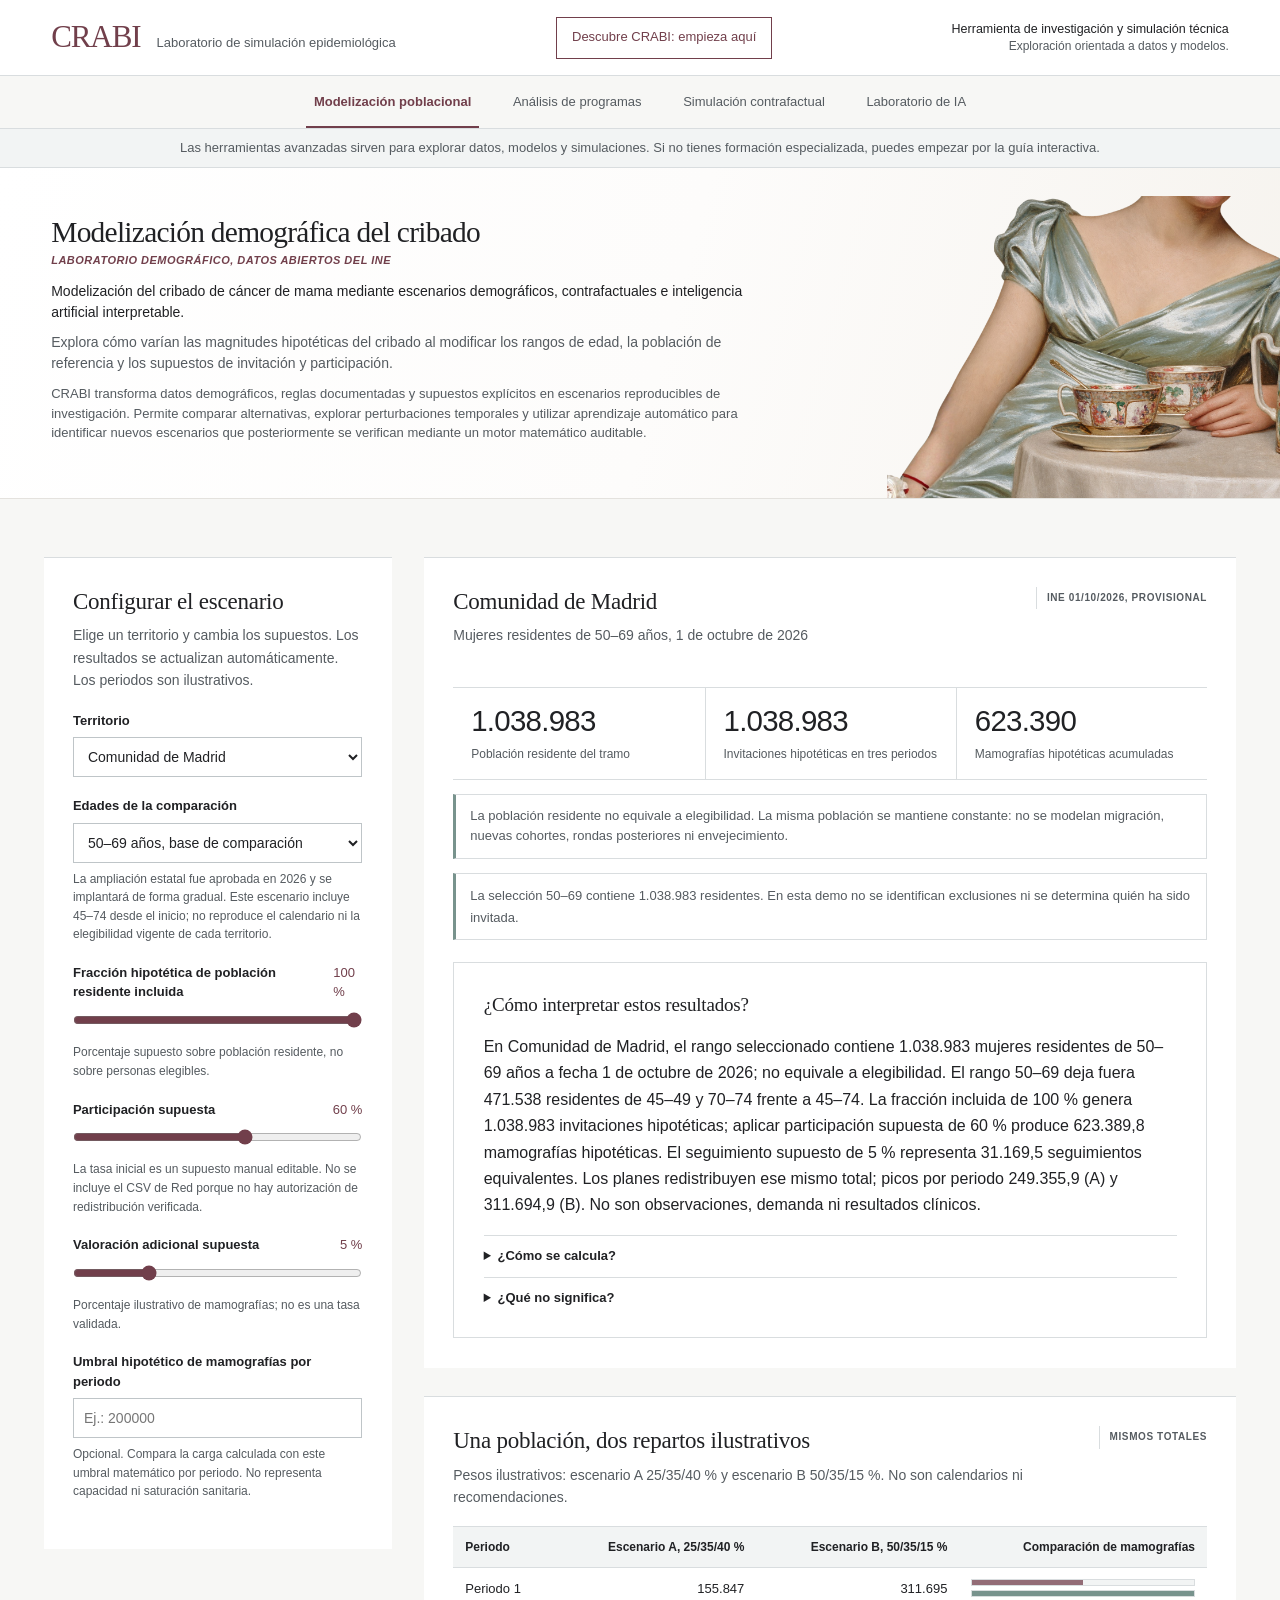
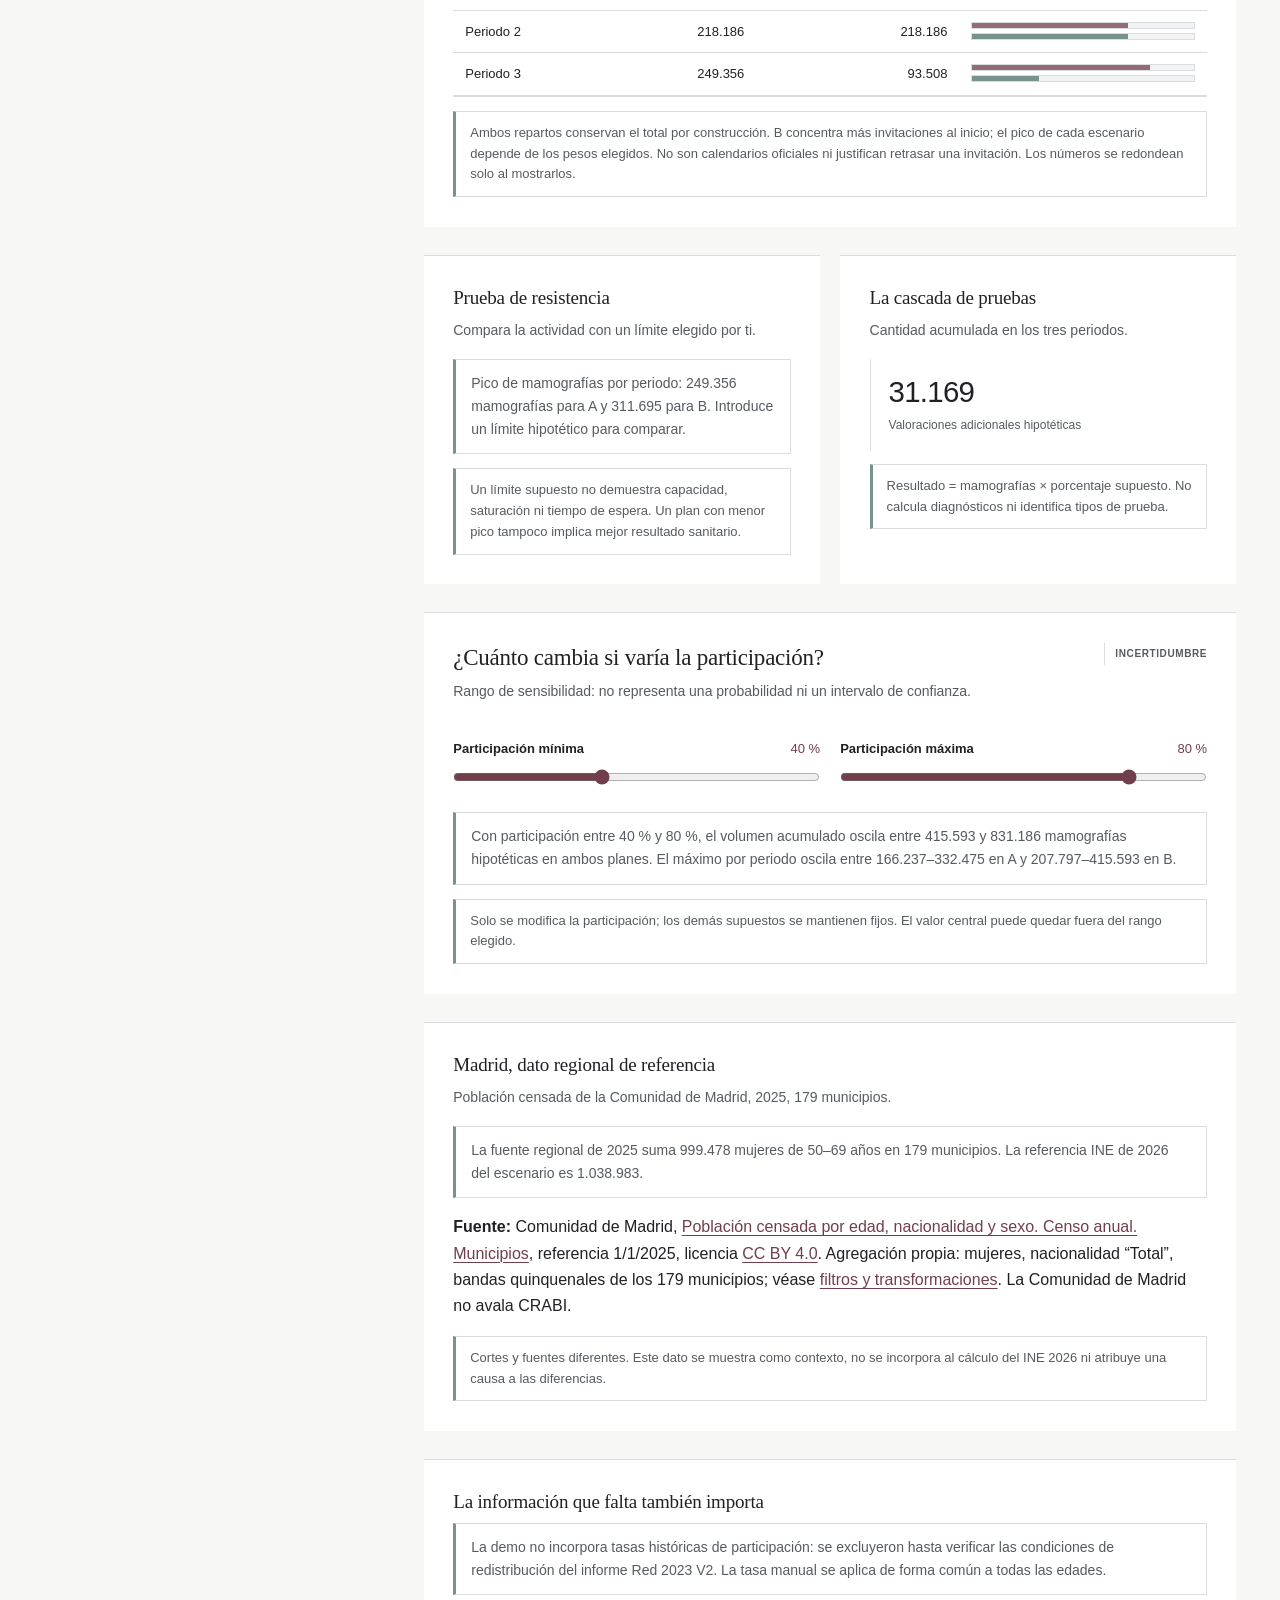
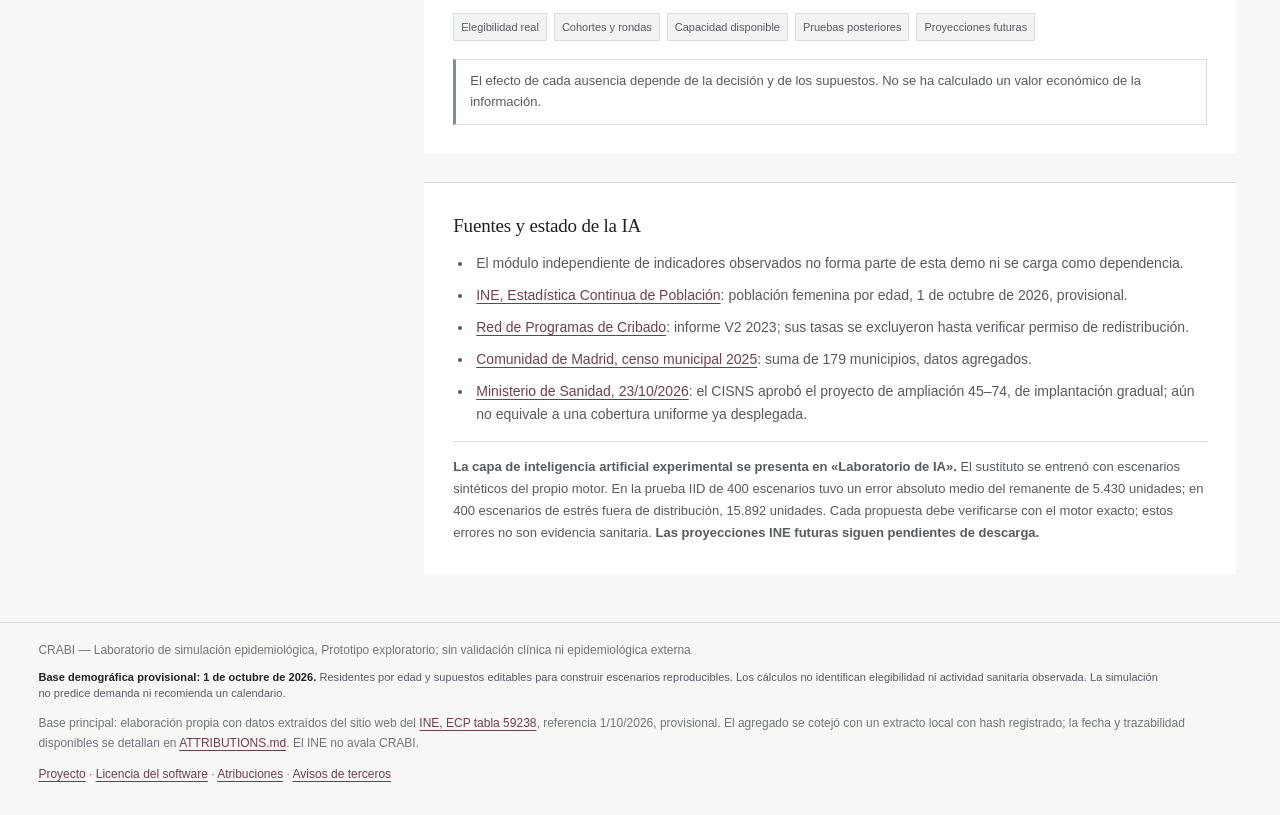
<file: index.html>
<!doctype html><!-- Copyright (c) 2026 Manuela Ibáñez. Software terms and exclusions: LICENSE_SCOPE.md. --><html lang="es"><head><meta charset="utf-8"><meta name="viewport" content="width=device-width, initial-scale=1"><title>CRABI — Laboratorio de simulación epidemiológica</title><link id="crabi-reference-style" rel="stylesheet" href="academic.css"><link rel="stylesheet" href="headers-art.css"><link rel="stylesheet" href="integration.css"><link rel="stylesheet" href="animations.css"></head><body><header class="crabi-header"><div class="brand"><b>CRABI</b><span>Laboratorio de simulación epidemiológica</span></div><a class="guide-cta" id="guideEntry" href="guia/index.html" target="_blank" rel="noopener">Descubre CRABI: empieza aquí<span class="sr-only">. Se abre en una pestaña nueva.</span></a><div class="crabi-header-note"><strong>Herramienta de investigación y simulación técnica</strong>Exploración orientada a datos y modelos.</div></header><nav class="crabi-nav" role="tablist" aria-label="Secciones del laboratorio CRABI"><button id="tabMain" type="button" role="tab" tabindex="0" aria-selected="true" aria-controls="panelMain">Modelización poblacional</button><button id="tabTerritory" type="button" role="tab" tabindex="-1" aria-selected="false" aria-controls="panelTerritory">Análisis de programas</button><button id="tabCf" type="button" role="tab" tabindex="-1" aria-selected="false" aria-controls="cfPanel">Simulación contrafactual</button><button id="tabAI" type="button" role="tab" tabindex="-1" aria-selected="false" aria-controls="panelAI">Laboratorio de IA</button></nav><p class="crabi-audience-note" id="crabiAudienceNote">Las herramientas avanzadas sirven para explorar datos, modelos y simulaciones. Si no tienes formación especializada, puedes empezar por la guía interactiva.</p><section id="panelMain" class="tabpanel" role="tabpanel" aria-labelledby="tabMain"><section class="hero" id="mainDemo" data-hero="population"><div class="wrap"><h1>Modelización demográfica del cribado</h1><div class="eyebrow">LABORATORIO DEMOGRÁFICO, DATOS ABIERTOS DEL INE</div><p class="hero-project-subtitle">Modelización del cribado de cáncer de mama mediante escenarios demográficos, contrafactuales e inteligencia artificial interpretable.</p><p class="hero-subtitle">Explora cómo varían las magnitudes hipotéticas del cribado al modificar los rangos de edad, la población de referencia y los supuestos de invitación y participación.</p><p class="hero-context">CRABI transforma datos demográficos, reglas documentadas y supuestos explícitos en escenarios reproducibles de investigación. Permite comparar alternativas, explorar perturbaciones temporales y utilizar aprendizaje automático para identificar nuevos escenarios que posteriormente se verifican mediante un motor matemático auditable.</p></div><img class="hero-art" src="assets/cabeceras/modelizacion-poblacional.png" alt="" aria-hidden="true" focusable="false" draggable="false" decoding="async"></section><main class="body"><p class="mini-alert" id="startupNotice" role="status"><strong>La demo no se ha cargado por completo.</strong> Abre <code>index.html</code> en un navegador con JavaScript activado. Conserva la carpeta <code>demo/</code> completa, incluidas las subcarpetas <code>contrafactual/</code> y <code>ai/</code>.</p><div class="layout"><aside class="card aside"><h2>Configurar el escenario</h2><p class="sub">Elige un territorio y cambia los supuestos. Los resultados se actualizan automáticamente. Los periodos son ilustrativos.</p><div class="control"><label for="region">Territorio</label><select id="region" disabled></select></div><div class="control"><label for="age">Edades de la comparación</label><select id="age" disabled><option value="standard">50–69 años, base de comparación</option><option value="expanded">45–74 años, escenario ampliado</option></select><small>La ampliación estatal fue aprobada en 2026 y se implantará de forma gradual. Este escenario incluye 45–74 desde el inicio; no reproduce el calendario ni la elegibilidad vigente de cada territorio.</small></div><div class="control"><label for="invite">Fracción hipotética de población residente incluida <output id="inviteValue"></output></label><input id="invite" disabled type="range" min="0" max="100" step="5" value="100"><small>Porcentaje supuesto sobre población residente, no sobre personas elegibles.</small></div><div class="control"><label for="rate">Participación supuesta <output id="rateValue"></output></label><input id="rate" disabled type="range" min="0" max="100" step="0.01" value="60"><small id="rateInfo">La tasa inicial es un supuesto manual editable. No se incluye el CSV de Red porque no hay autorización de redistribución verificada.</small></div><div class="control"><label for="follow">Valoración adicional supuesta <output id="followValue"></output></label><input id="follow" disabled type="range" min="0" max="20" step="1" value="5"><small>Porcentaje ilustrativo de mamografías; no es una tasa validada.</small></div><div class="control"><label for="limit">Umbral hipotético de mamografías por periodo</label><input id="limit" disabled type="number" min="0" max="10000000" step="1" placeholder="Ej.: 200000"><small>Opcional. Compara la carga calculada con este umbral matemático por periodo. No representa capacidad ni saturación sanitaria.</small><p class="critical" id="limitError" role="status" hidden></p></div></aside><div class="main"><section class="card"><div class="rowhead"><div><h2 id="title"></h2><p class="sub" id="populationLabel"></p></div><span class="pill">INE 01/10/2026, PROVISIONAL</span></div><div class="tiles"><div class="tile"><strong id="pop"></strong><span>Población residente del tramo</span></div><div class="tile"><strong id="invited"></strong><span>Invitaciones hipotéticas en tres periodos</span></div><div class="tile"><strong id="tests"></strong><span>Mamografías hipotéticas acumuladas</span></div></div><p class="notice">La población residente no equivale a elegibilidad. La misma población se mantiene constante: no se modelan migración, nuevas cohortes, rondas posteriores ni envejecimiento.</p><div class="mini-alert" id="ageNote"></div><section class="card" aria-labelledby="demographicInterpretTitle"><h3 id="demographicInterpretTitle">¿Cómo interpretar estos resultados?</h3><p id="demographicInterpretation" aria-live="polite"></p><details><summary>¿Cómo se calcula?</summary><p>Residentes en el rango × fracción de población incluida = invitaciones hipotéticas. Invitaciones × participación supuesta = mamografías hipotéticas. Seguimiento supuesto = mamografías hipotéticas × fracción de seguimiento. Los planes A y B redistribuyen los mismos totales con pesos 25/35/40 % y 50/35/15 %.</p></details><details><summary>¿Qué no significa?</summary><p>La población residente no equivale a población elegible. Las invitaciones, la participación y el seguimiento son supuestos; no son observaciones ni predicciones. El umbral es una comparación matemática, no capacidad asistencial. No permite inferir efectos causales, resultados clínicos ni calidad sanitaria.</p></details></section></section><section class="card"><div class="rowhead"><div><h2>Una población, dos repartos ilustrativos</h2><p class="sub">Pesos ilustrativos: escenario A 25/35/40 % y escenario B 50/35/15 %. No son calendarios ni recomendaciones.</p></div><span class="pill">MISMOS TOTALES</span></div><div class="graph"><table><caption class="sr-only">Mamografías hipotéticas por periodo para los planes A y B</caption><thead><tr><th>Periodo</th><th>Escenario A, 25/35/40 %</th><th>Escenario B, 50/35/15 %</th><th>Comparación de mamografías</th></tr></thead><tbody id="table"></tbody></table></div><p class="notice">Ambos repartos conservan el total por construcción. B concentra más invitaciones al inicio; el pico de cada escenario depende de los pesos elegidos. No son calendarios oficiales ni justifican retrasar una invitación. Los números se redondean solo al mostrarlos.</p></section><div class="twocol"><section class="card"><h3>Prueba de resistencia</h3><p class="sub">Compara la actividad con un límite elegido por ti.</p><div class="insight" id="limitResult" role="status" aria-live="polite"></div><p class="notice">Un límite supuesto no demuestra capacidad, saturación ni tiempo de espera. Un plan con menor pico tampoco implica mejor resultado sanitario.</p></section><section class="card"><h3>La cascada de pruebas</h3><p class="sub">Cantidad acumulada en los tres periodos.</p><div class="tile"><strong id="followResult"></strong><span>Valoraciones adicionales hipotéticas</span></div><p class="notice">Resultado = mamografías × porcentaje supuesto. No calcula diagnósticos ni identifica tipos de prueba.</p></section></div><section class="card"><div class="topline"><div><h2>¿Cuánto cambia si varía la participación?</h2><p class="sub">Rango de sensibilidad: no representa una probabilidad ni un intervalo de confianza.</p></div><span class="pill">INCERTIDUMBRE</span></div><div class="twocol"><div class="control"><label for="low">Participación mínima <output id="lowValue"></output></label><input id="low" disabled type="range" min="0" max="100" step="1" value="40"></div><div class="control"><label for="high">Participación máxima <output id="highValue"></output></label><input id="high" disabled type="range" min="0" max="100" step="1" value="80"></div></div><div class="insight" id="sensitivity" role="status" aria-live="polite"></div><p id="rangeError" class="critical" role="alert" hidden>El mínimo no puede superar al máximo. Ajusta los controles.</p><p class="notice">Solo se modifica la participación; los demás supuestos se mantienen fijos. El valor central puede quedar fuera del rango elegido.</p></section><section class="card" id="madridPanel" hidden><h3>Madrid, dato regional de referencia</h3><p class="sub">Población censada de la Comunidad de Madrid, 2025, 179 municipios.</p><div class="insight" id="madrid"></div><p class="data-source-credit"><strong>Fuente:</strong> Comunidad de Madrid, <a href="https://datos.comunidad.madrid/dataset/poblacion_censada_por_edad_nacionalidad_y_sexo">Población censada por edad, nacionalidad y sexo. Censo anual. Municipios</a>, referencia 1/1/2025, licencia <a href="https://creativecommons.org/licenses/by/4.0/">CC BY 4.0</a>. Agregación propia: mujeres, nacionalidad “Total”, bandas quinquenales de los 179 municipios; véase <a href="ATTRIBUTIONS.md">filtros y transformaciones</a>. La Comunidad de Madrid no avala CRABI.</p><p class="notice">Cortes y fuentes diferentes. Este dato se muestra como contexto, no se incorpora al cálculo del INE 2026 ni atribuye una causa a las diferencias.</p></section><section class="card"><h3>La información que falta también importa</h3><div class="blocked" id="gaps"></div><div style="margin-top:14px"><span class="chip">Elegibilidad real</span><span class="chip">Cohortes y rondas</span><span class="chip">Capacidad disponible</span><span class="chip">Pruebas posteriores</span><span class="chip">Proyecciones futuras</span></div><p class="notice">El efecto de cada ausencia depende de la decisión y de los supuestos. No se ha calculado un valor económico de la información.</p></section><section class="card"><h3>Fuentes y estado de la IA</h3><ul class="list"><li>El módulo independiente de indicadores observados no forma parte de esta demo ni se carga como dependencia.</li><li><a href="https://www.ine.es/dyngs/Prensa/ECP3T26.htm">INE, Estadística Continua de Población</a>: población femenina por edad, 1 de octubre de 2026, provisional.</li><li><a href="https://cribadocancer.es/download/programas-de-cribado-de-cancer-de-mama-de-espana-resultados-2023/">Red de Programas de Cribado</a>: informe V2 2023; sus tasas se excluyeron hasta verificar permiso de redistribución.</li><li><a href="https://datos.comunidad.madrid/dataset/poblacion_censada_por_edad_nacionalidad_y_sexo">Comunidad de Madrid, censo municipal 2025</a>: suma de 179 municipios, datos agregados.</li><li><a href="https://www.sanidad.gob.es/gabinete/notasPrensa.do?id=6990">Ministerio de Sanidad, 23/10/2026</a>: el CISNS aprobó el proyecto de ampliación 45–74, de implantación gradual; aún no equivale a una cobertura uniforme ya desplegada.</li></ul><div class="source"><strong>La capa de inteligencia artificial experimental se presenta en «Laboratorio de IA».</strong> El sustituto se entrenó con escenarios sintéticos del propio motor. En la prueba IID de 400 escenarios tuvo un error absoluto medio del remanente de 5.430 unidades; en 400 escenarios de estrés fuera de distribución, 15.892 unidades. Cada propuesta debe verificarse con el motor exacto; estos errores no son evidencia sanitaria. <strong>Las proyecciones INE futuras siguen pendientes de descarga.</strong></div></section></div></div></main></section><section id="panelTerritory" class="tabpanel" role="tabpanel" aria-labelledby="tabTerritory" hidden><div class="hero" data-hero="territorial"><div class="wrap"><h1>Geografía de los programas de cribado</h1><div class="eyebrow">OBSERVATORIO TERRITORIAL, EVIDENCIA DOCUMENTADA</div><p class="hero-subtitle">Compara los rangos de edad documentados en los distintos territorios y analiza sus implicaciones demográficas, considerando la vigencia y las limitaciones de las fuentes.</p></div><img class="hero-art" src="assets/cabeceras/analisis-programas.png" alt="" aria-hidden="true" focusable="false" draggable="false" decoding="async"></div><div class="body"><div class="banner"><strong>Lectura territorial con evidencia y fecha.</strong> Los rangos documentados no confirman elegibilidad individual. La información insuficiente permanece pendiente y las diferencias demográficas no constituyen rankings sanitarios.</div><div id="territorialHost" class="main"></div></div></section>
<section id="cfPanel" class="tabpanel" role="tabpanel" aria-labelledby="tabCf" hidden><div class="hero" data-hero="counterfactual"><div class="wrap"><h1>Simulación de escenarios alternativos</h1><div class="eyebrow">LABORATORIO CONTRAFACTUAL, ESCENARIOS HIPOTÉTICOS</div><p class="hero-subtitle">Explora cómo distintas perturbaciones, estrategias de recuperación y restricciones hipotéticas modifican las trayectorias de actividad y los remanentes del modelo.</p><p class="hero-warning">Comparación matemática de escenarios. No constituye una estimación causal ni una predicción de actividad sanitaria real.</p></div><img class="hero-art" src="assets/cabeceras/simulacion-contrafactual.png" alt="" aria-hidden="true" focusable="false" draggable="false" decoding="async"></div><div class="body"><div class="cf-grid"><section class="card"><h2>Parámetros del escenario</h2><p class="sub">Población residente × fracción incluida = invitaciones equivalentes hipotéticas; la participación es un supuesto contextual.</p><div class="cf-controls"><div class="control"><label for="cfTerritory">Territorio</label><select id="cfTerritory"></select></div><div class="control"><label for="cfMin">Edad inicial</label><select id="cfMin"><option value="50">50</option><option value="45">45</option></select></div><div class="control"><label for="cfMax">Edad final</label><select id="cfMax"><option value="69">69</option><option value="74">74</option></select></div><div class="control"><label for="cfInvite">Fracción incluida (%)</label><input id="cfInvite" type="number" value="50" min="0" max="100"></div><div class="control"><label for="cfParticipation">Participación supuesta (%)</label><input id="cfParticipation" type="number" value="60" min="0" max="100"></div><div class="control"><label for="cfDrop">Reducción (%)</label><input id="cfDrop" type="number" value="30" min="0" max="100"></div><div class="control"><label for="cfStart">Periodo de inicio</label><input id="cfStart" type="number" value="2" min="1" max="6"></div><div class="control"><label for="cfDuration">Duración (periodos)</label><input id="cfDuration" type="number" value="2" min="0" max="6"></div><div class="control"><label for="cfStrategy">Estrategia de recuperación</label><select id="cfStrategy"><option value="uniform">Uniforme</option><option value="gradual">Gradual</option><option value="accelerated">Acelerada</option></select></div><div class="control"><label for="cfCapacity">Límite hipotético por periodo</label><input id="cfCapacity" type="number" value="150000" min="0"></div></div><p class="muted">El periodo se elige como 1–6 en pantalla y se convierte a índice 0–5 internamente. Las pérdidas se generan al cierre del periodo perturbado y pueden recuperarse desde el siguiente.</p><div class="ai-actions"><button id="cfRun" type="button">Recalcular</button><button id="cfAnalyzeAI" type="button">Analizar este escenario con IA</button></div></section><section class="card"><h2>¿Cómo interpretar estos resultados?</h2><p id="cfSummary" class="status-box" aria-live="polite"></p><p id="cfInterpretation" aria-live="polite"></p><details><summary>¿Cómo se calcula?</summary><p id="cfMethodologyText"></p></details><details><summary>¿Qué no significa?</summary><p>La trayectoria es de invitaciones equivalentes hipotéticas. No informa actividad observada, elegibilidad, retrasos de personas, capacidad sanitaria, efecto causal ni beneficio clínico. La participación equivalente no implica mamografías realizadas.</p></details><div class="table-wrap"><svg id="cfPlot" class="plot" viewBox="0 0 600 180" role="img" aria-labelledby="cfPlotTitle cfPlotDesc"><title id="cfPlotTitle">Trayectoria hipotética de referencia y alternativa</title><desc id="cfPlotDesc">Eje horizontal: periodos hipotéticos. Eje vertical: invitaciones equivalentes por periodo. Línea gris verdosa: referencia; línea burdeos: alternativa. Círculo vacío: perturbación; cuadrado azul grisáceo: recuperación efectiva.</desc></svg></div><p class="muted">Lectura del gráfico: eje horizontal = periodo hipotético; eje vertical = invitaciones equivalentes por periodo. Línea gris verdosa = referencia; burdeos = alternativa; círculo vacío = periodo perturbado; cuadrado azul grisáceo = recuperación efectiva. Las marcas tienen formas distintas y se explican en esta leyenda, además de usar color.</p><div class="table-wrap"><table><thead><tr><th>Periodo</th><th>Referencia</th><th>Alternativa</th><th>Pérdida</th><th>Recuperación</th><th>Saldo pendiente al cierre</th><th>Participación equivalente</th></tr></thead><tbody id="cfRows"></tbody></table></div></section></div></div></section>
<section id="panelAI" class="tabpanel" role="tabpanel" aria-labelledby="tabAI" hidden><div class="hero" data-hero="ai"><div class="wrap"><h1>Exploración inteligente de escenarios</h1><div class="eyebrow">INTELIGENCIA ARTIFICIAL, RANDOM FOREST</div><p class="hero-subtitle">Un modelo Random Forest entrenado con simulaciones sintéticas identifica patrones y propone nuevas configuraciones para investigar. Cada propuesta se comprueba posteriormente con el motor matemático exacto de CRABI.</p><p class="hero-warning">La IA complementa el simulador; no sustituye sus cálculos ni predice resultados clínicos.</p></div><img class="hero-art" src="assets/cabeceras/laboratorio-ia.png" alt="" aria-hidden="true" focusable="false" draggable="false" decoding="async"></div><div class="body"><div class="ai-grid"><section class="card"><h2>Contexto del modelo</h2><p id="aiModelStatus" class="status-box" aria-live="polite"></p><p id="aiTransferStatus" class="status-box" aria-live="polite"></p><p id="aiContext" class="muted"></p><p class="warning">La participación se conserva en el contexto de pantalla, pero no es una variable del Random Forest ni se aplica a sus predicciones. El modelo no estima pruebas realizadas.</p><div id="aiDomainWarning" class="warning" role="status" hidden></div><div class="ai-actions"><button id="aiAnalyze" type="button">Reanalizar escenario actual</button></div><details><summary>¿Qué significa la importancia global?</summary><div id="aiFactors"></div><p>Importancia por permutación medida en validación de escenarios sintéticos: cambio medio en el error tras mezclar una variable. Es una medida global del modelo, no una explicación causal ni el efecto de cambiar una variable en este escenario.</p></details></section><section class="card"><h2>Interpretación de la inferencia</h2><p id="aiCurrentSummary" aria-live="polite">Aún no se ha analizado un escenario.</p><div id="aiCurrentInterpretation" class="status-box" aria-live="polite">Primero ejecuta «Analizar este escenario con IA» en Simulación contrafactual.</div><div class="table-wrap" id="aiCurrentResults"></div><h3>Propuestas de escenario</h3><p class="sub">Las propuestas se seleccionan con dispersión entre árboles, proximidad a remanente positivo, sensibilidad local, interacción reducción×capacidad y diversidad. La dispersión es una heurística exploratoria; no constituye un intervalo predictivo ni una medida de incertidumbre estadística calibrada. Son criterios de exploración, no recomendaciones.</p><div class="table-wrap"><table><thead><tr><th>#</th><th>Reducción</th><th>Inicio</th><th>Duración</th><th>Estrategia</th><th>Capacidad supuesta</th><th>Remanente IA</th><th>Remanente exacto</th><th>Diferencia</th><th>Pico IA/exacto</th><th>Periodos IA/exacto</th><th>Motivo de selección</th></tr></thead><tbody id="aiSuggestions"></tbody></table></div><details><summary>¿Qué puede y qué no puede concluirse?</summary><p>El predictor es un sustituto estadístico entrenado con escenarios sintéticos del propio motor. Aproxima tres salidas del modelo; no observa programas reales. Sus métricas de validación corresponden a escenarios IID y estrés sintéticos. Un error mayor fuera del dominio de entrenamiento es posible. El cálculo exacto mostrado para cada fila es la referencia de decisión; una diferencia IA−exacto no convierte la propuesta en válida ni clínicamente relevante. No se infiere causalidad, eficacia, calidad o capacidad asistencial.</p></details></section></div></div></section><footer>CRABI — Laboratorio de simulación epidemiológica, Prototipo exploratorio; sin validación clínica ni epidemiológica externa<p class="data-footnote"><strong>Base demográfica provisional: 1 de octubre de 2026.</strong> Residentes por edad y supuestos editables para construir escenarios reproducibles. Los cálculos no identifican elegibilidad ni actividad sanitaria observada. La simulación no predice demanda ni recomienda un calendario.</p><p class="data-source-credit">Base principal: elaboración propia con datos extraídos del sitio web del <a href="https://www.ine.es/jaxiT3/Tabla.htm?L=0&amp;t=59238">INE, ECP tabla 59238</a>, referencia 1/10/2026, provisional. El agregado se cotejó con un extracto local con hash registrado; la fecha y trazabilidad disponibles se detallan en <a href="ATTRIBUTIONS.md">ATTRIBUTIONS.md</a>. El INE no avala CRABI.</p><nav class="release-links" aria-label="Licencias y fuentes"><a href="README.md">Proyecto</a> · <a href="LICENSE">Licencia del software</a> · <a href="ATTRIBUTIONS.md">Atribuciones</a> · <a href="THIRD_PARTY_NOTICES.md">Avisos de terceros</a></nav></footer><script src="model.js"></script><script src="data.js"></script><script src="interpret.js"></script><script>if (typeof CRABI_DATA !== 'undefined' && typeof CRABI2 !== 'undefined' && typeof CRABI_INTERPRET !== 'undefined') {
const DATA=CRABI_DATA;
const $=id=>document.getElementById(id),fmt=n=>new Intl.NumberFormat('es-ES',{maximumFractionDigits:0}).format(n),pct=n=>Number(n).toLocaleString('es-ES',{maximumFractionDigits:2})+' %';function draw(){const d=DATA.territories.find(x=>x.code===$('region').value),expanded=$('age').value==='expanded',bands=d.bands;const pop=bands['50_69']+(expanded?bands['45_49']+bands['70_74']:0),iv=Number($('invite').value)/100,rate=Number($('rate').value)/100,follow=Number($('follow').value)/100;const limitInput=$('limit'),raw=limitInput.value.trim(),cap=Number(raw),invalid=limitInput.validity.badInput||(raw!==''&&(!Number.isSafeInteger(cap)||cap<0||cap>10000000));$('limitError').hidden=!invalid;$('limitError').textContent=invalid?'Introduce un número entero entre 0 y 10.000.000.':'';const threshold=raw!==''&&!invalid?cap:null;const res=CRABI2.calculate(pop,iv,rate,follow,threshold??0);$('title').textContent=d.name;$('populationLabel').textContent=`Mujeres residentes de ${expanded?'45–74':'50–69'} años, ${DATA.referenceDate}`;$('pop').textContent=fmt(pop);$('invited').textContent=fmt(res.A.invited);$('tests').textContent=fmt(res.A.total);$('followResult').textContent=fmt(res.A.followup);$('inviteValue').textContent=pct(iv*100);$('rateValue').textContent=pct(rate*100);$('followValue').textContent=pct(follow*100);$('ageNote').textContent=expanded?`Escenario exploratorio 45–74, no calendario territorial: ${fmt(bands['45_49'])} residentes de 45–49 + ${fmt(bands['50_69'])} de 50–69 + ${fmt(bands['70_74'])} de 70–74. La participación elegida se aplica por igual a todas las edades como supuesto no validado.`:`La selección 50–69 contiene ${fmt(bands['50_69'])} residentes. En esta demo no se identifican exclusiones ni se determina quién ha sido invitada.`;$('demographicInterpretation').textContent=CRABI_INTERPRET.demographic({territory:d.name,referenceDate:DATA.referenceDate,population:pop,basePopulation:bands['50_69'],addLow:bands['45_49'],addHigh:bands['70_74'],expanded,invitation:iv,participation:rate,followup:follow,result:res});const barMax=Math.max(...res.A.periods.map((v,i)=>Math.max(v.tests,res.B.periods[i].tests)),1);$('table').innerHTML=res.A.periods.map((v,i)=>{let b=res.B.periods[i].tests;return `<tr><td>Periodo ${i+1}</td><td>${fmt(v.tests)}</td><td>${fmt(b)}</td><td><div class="bars"><i class="bar" style="width:${barMax?v.tests/barMax*100:0}%"></i></div><div class="bars" style="margin-top:4px"><i class="bar b" style="width:${barMax?b/barMax*100:0}%;margin-top:0"></i></div></td></tr>`}).join('');$('limitResult').textContent=invalid?'Corrige el límite para comparar los planes.':threshold===null?`Pico de mamografías por periodo: ${fmt(res.A.peak)} mamografías para A y ${fmt(res.B.peak)} para B. Introduce un límite hipotético para comparar.`:`Con un límite supuesto de ${fmt(threshold)} mamografías por periodo, A lo supera en ${res.A.above} periodo(s) y B en ${res.B.above}. El límite y las cargas son escenarios, no capacidad ni actividad observada.`;let low=Number($('low').value),high=Number($('high').value);$('lowValue').textContent=pct(low);$('highValue').textContent=pct(high);$('rangeError').hidden=low<=high;$('sensitivity').hidden=low>high;if(low<=high){let s=CRABI2.sensitivity(pop,iv,low/100,high/100,follow,threshold??0);const relation=(lo,hi)=>lo>threshold?'lo supera en todo el rango':hi<=threshold?'no lo supera en el rango':'pasa de no superarlo a superarlo según la participación';const extra=threshold===null?'':` Con el límite supuesto, el pico de A ${relation(s.low.A.peak,s.high.A.peak)}; el de B ${relation(s.low.B.peak,s.high.B.peak)}.`;$('sensitivity').textContent=`Con participación entre ${pct(low)} y ${pct(high)}, el volumen acumulado oscila entre ${fmt(s.low.A.total)} y ${fmt(s.high.A.total)} mamografías hipotéticas en ambos planes. El máximo por periodo oscila entre ${fmt(s.low.A.peak)}–${fmt(s.high.A.peak)} en A y ${fmt(s.low.B.peak)}–${fmt(s.high.B.peak)} en B.${extra}`}$('madridPanel').hidden=d.code!=='13';const m=DATA.madrid2025,mv=m['50_69']+(expanded?m['45_49']+m['70_74']:0);$('madrid').textContent=`La fuente regional de 2025 suma ${fmt(mv)} mujeres de ${expanded?'45–74':'50–69'} años en 179 municipios. La referencia INE de 2026 del escenario es ${fmt(pop)}.`;$('gaps').textContent='La demo no incorpora tasas históricas de participación: se excluyeron hasta verificar las condiciones de redistribución del informe Red 2023 V2. La tasa manual se aplica de forma común a todas las edades.';}
for(const d of DATA.territories){let o=document.createElement('option');o.value=d.code;o.textContent=d.name;$('region').appendChild(o)}$('region').value='13';function regionChange(){$('rate').value=60;draw()}$('region').addEventListener('change',regionChange);$('rate').addEventListener('input',draw);['age','invite','follow','limit','low','high'].forEach(id=>$(id).addEventListener(id==='age'?'change':'input',draw));regionChange();
document.querySelectorAll('input:disabled, select:disabled').forEach(control => { control.disabled = false; });
}
</script><script src="territorial.js"></script><script src="contrafactual/model.js"></script><script src="contrafactual/interpret.js"></script><script src="contrafactual/app.js"></script><script src="ai/rf_predictor.js"></script><script src="ai/random_forest_portable.js"></script><script src="ai/importance.js"></script><script src="ai/integrated.js"></script><script>(function(){const tabs=[...document.querySelectorAll('[role="tab"]')],panels=tabs.map(t=>document.getElementById(t.getAttribute('aria-controls')));function activate(tab,focus=true){tabs.forEach((t,i)=>{const selected=t===tab;t.setAttribute('aria-selected',String(selected));t.tabIndex=selected?0:-1;panels[i].hidden=!selected});if(focus)tab.focus();if(typeof globalThis!=='undefined')globalThis.CRABI_NAVIGATE=(id)=>{const target=document.getElementById(id);if(target)activate(target)};}tabs.forEach((tab,index)=>{tab.addEventListener('click',()=>activate(tab,false));tab.addEventListener('keydown',event=>{let next=index;if(event.key==='ArrowRight')next=(index+1)%tabs.length;else if(event.key==='ArrowLeft')next=(index+tabs.length-1)%tabs.length;else if(event.key==='Home')next=0;else if(event.key==='End')next=tabs.length-1;else return;event.preventDefault();activate(tabs[next])})});globalThis.CRABI_NAVIGATE=(id)=>{const target=document.getElementById(id);if(target)activate(target)};})();</script><script src="motion.js"></script></body></html>
</file>
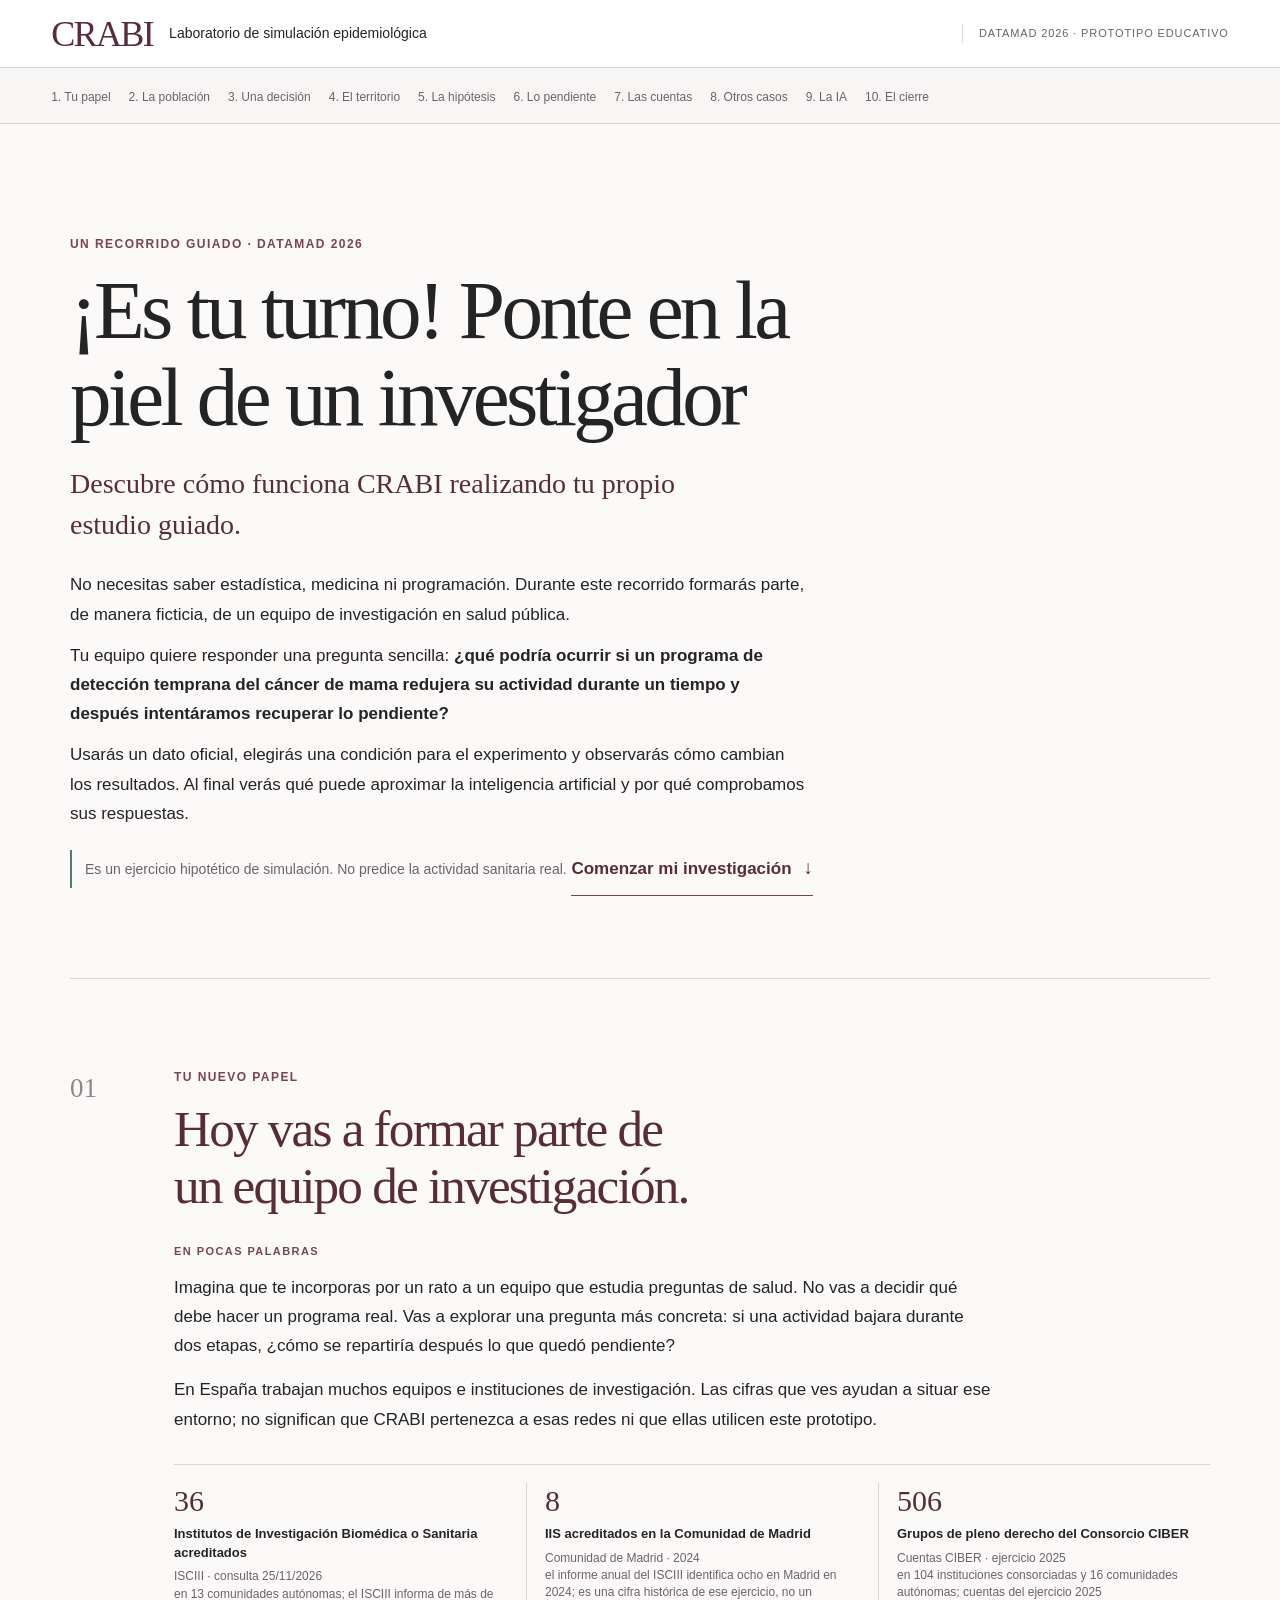
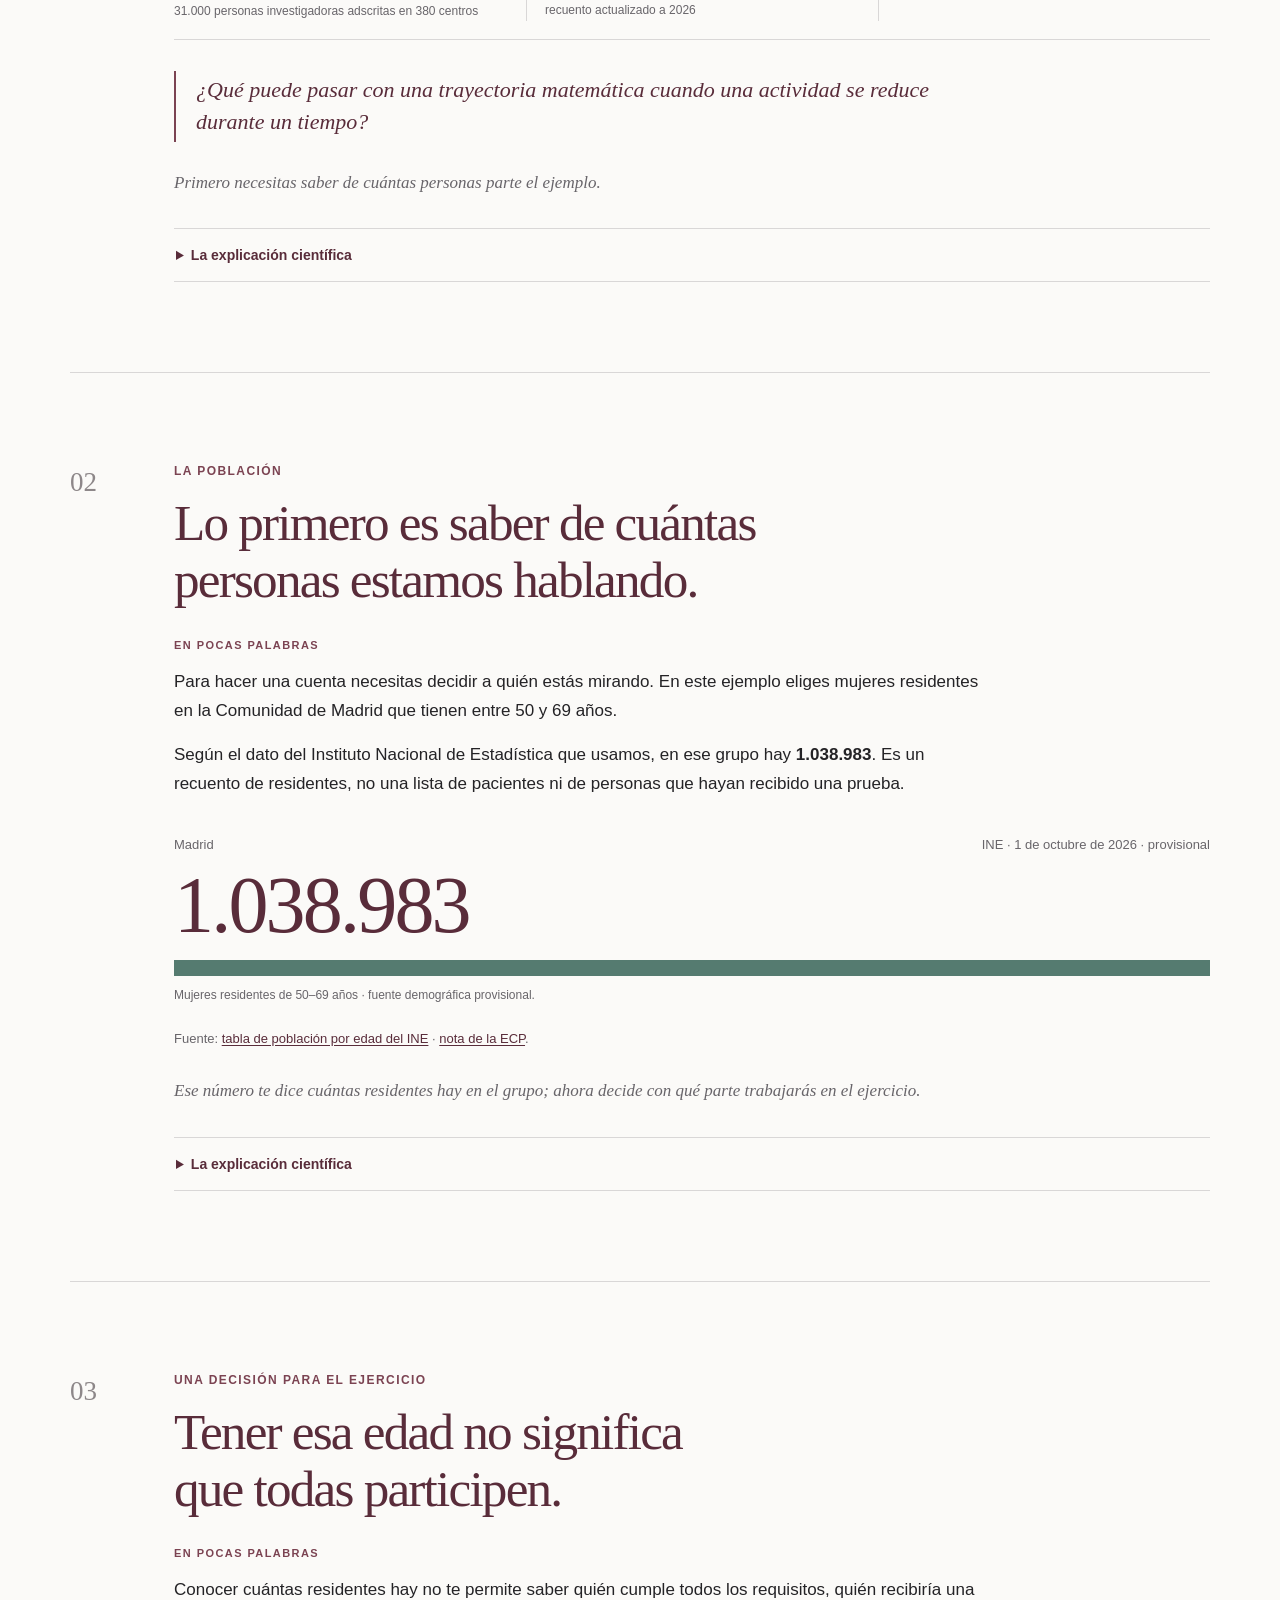
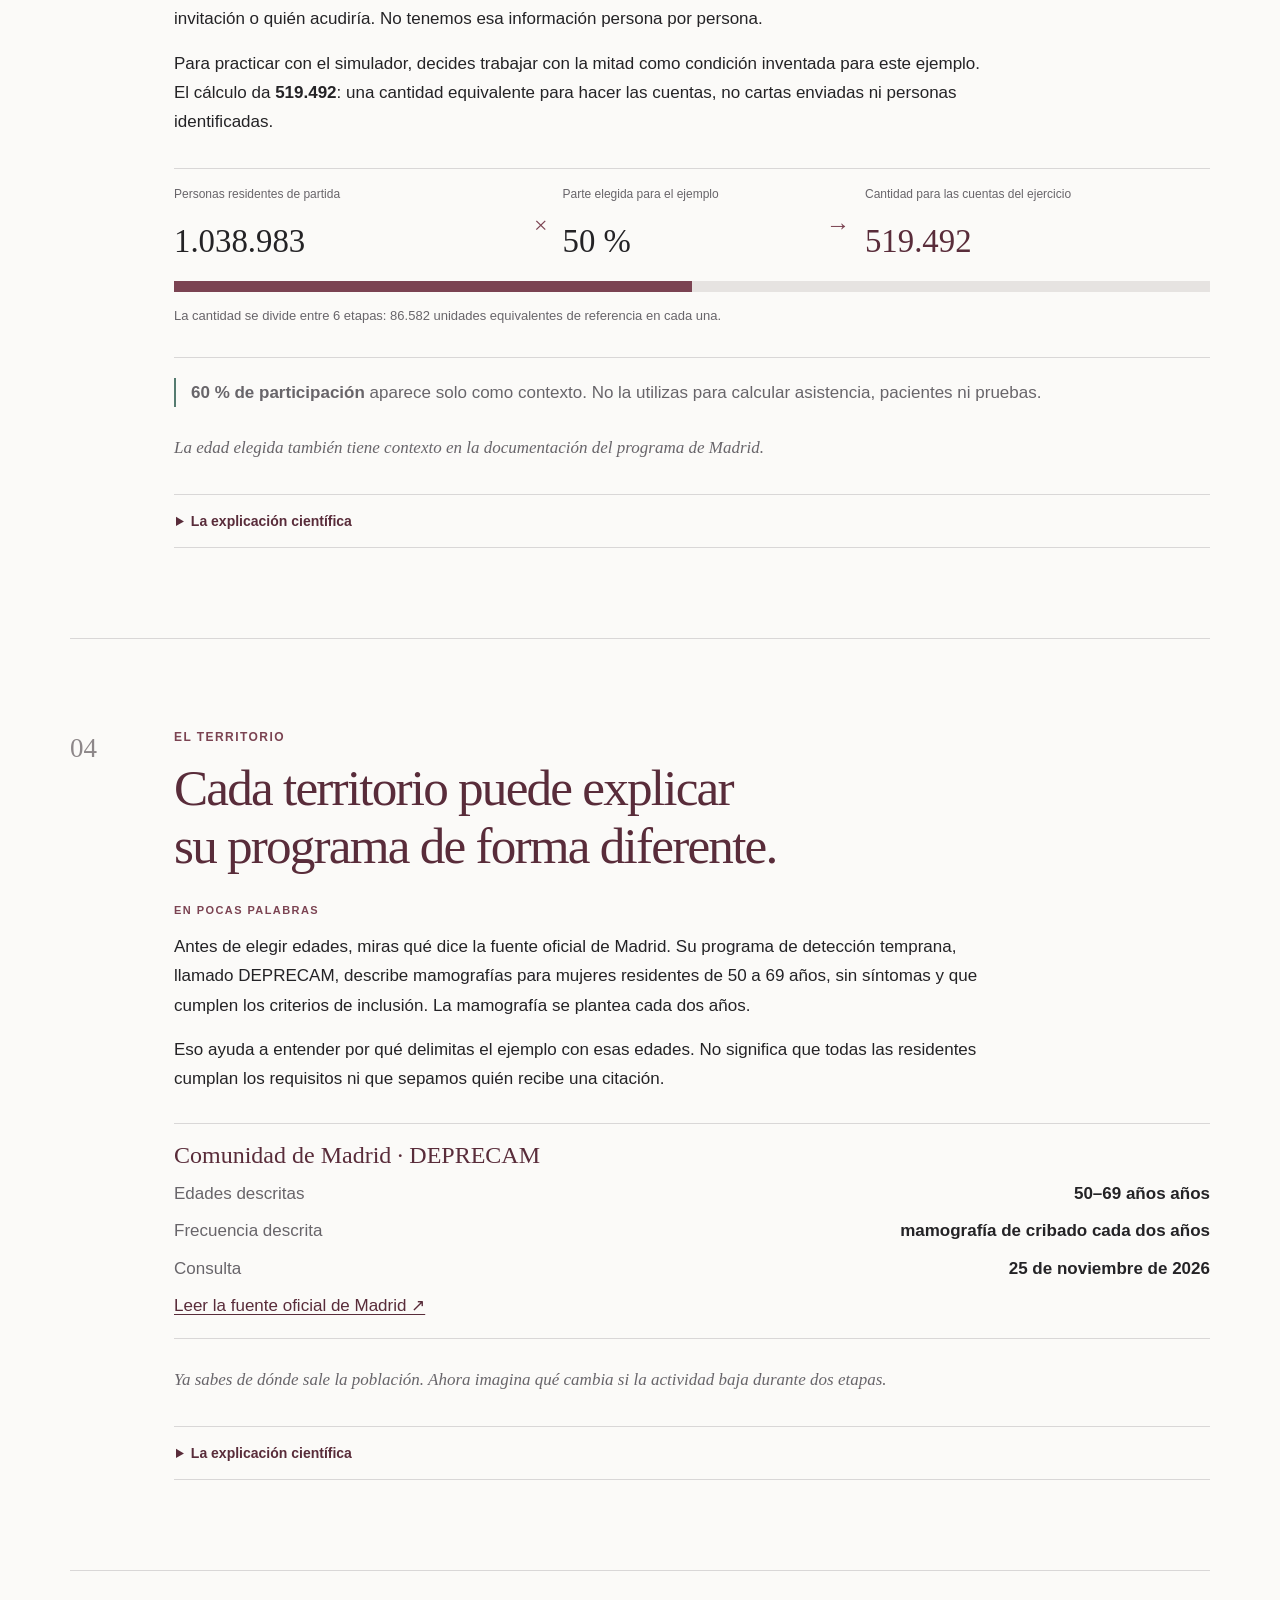
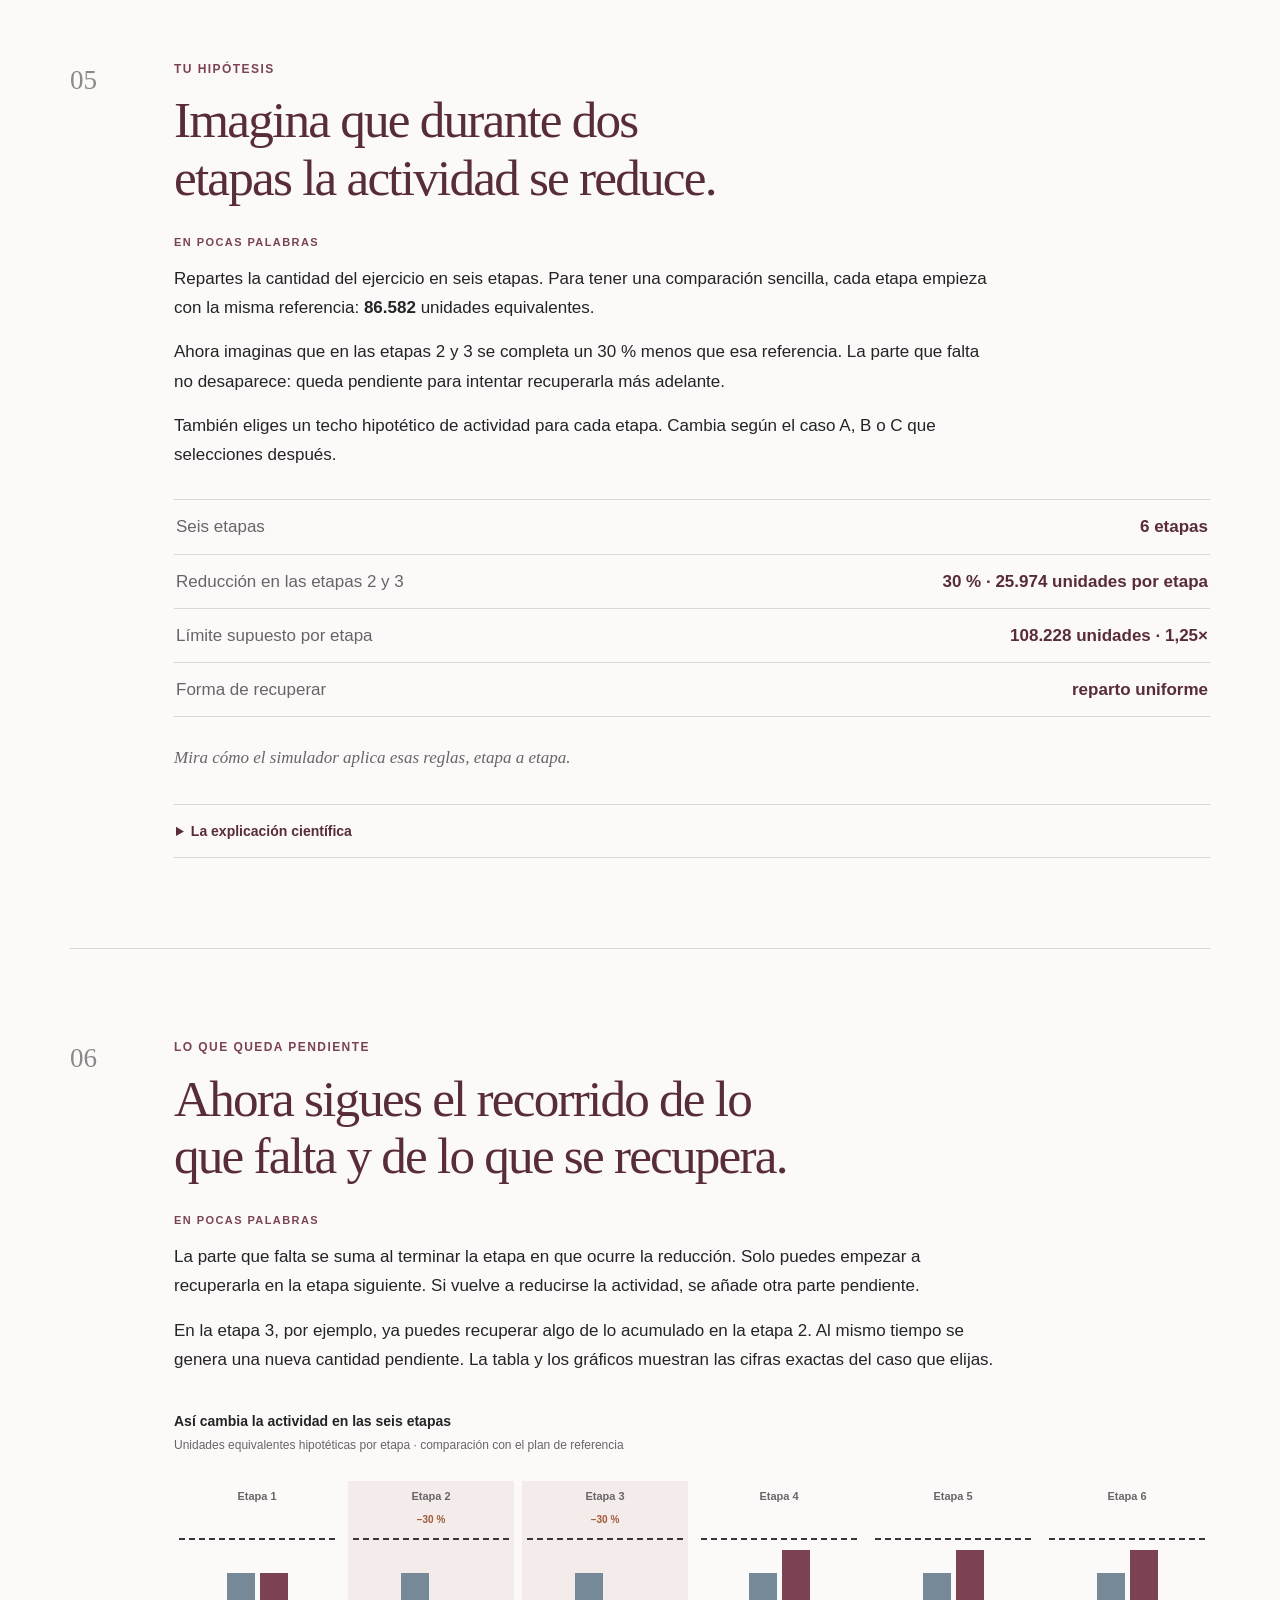
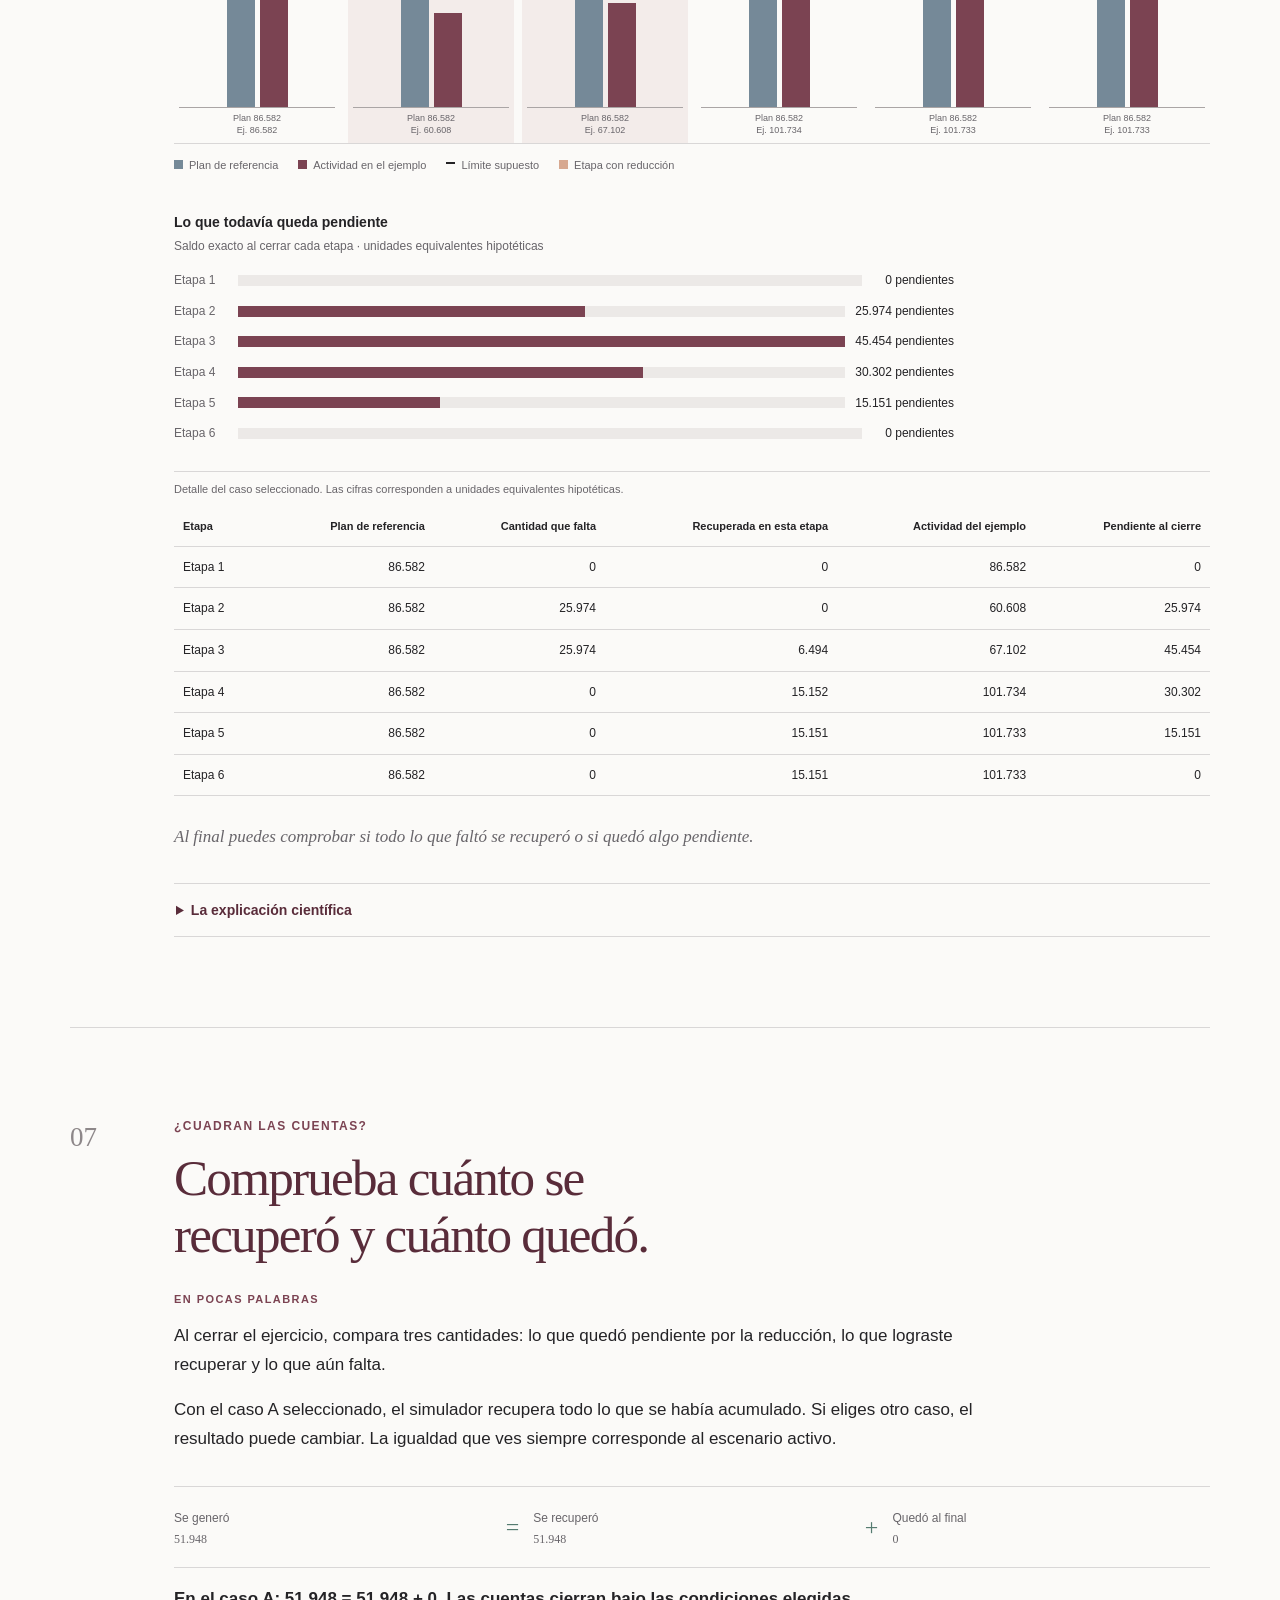
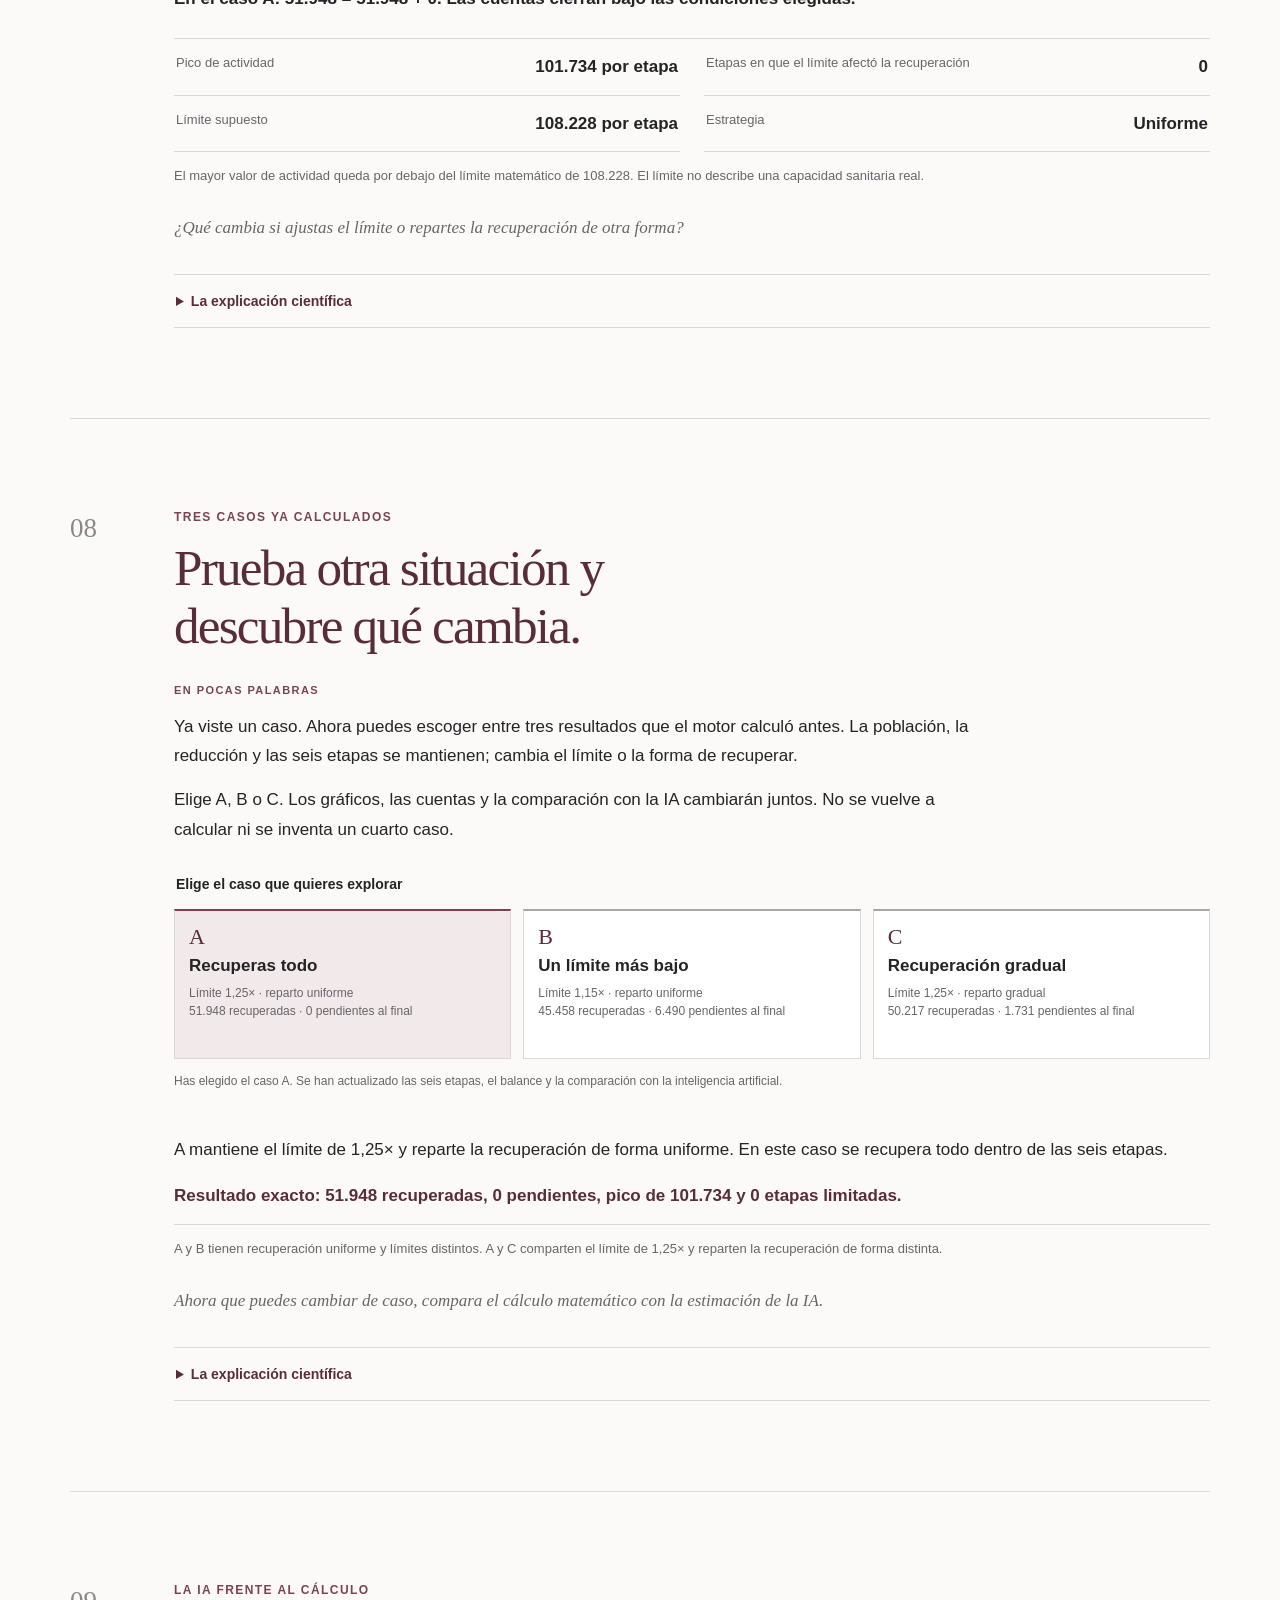
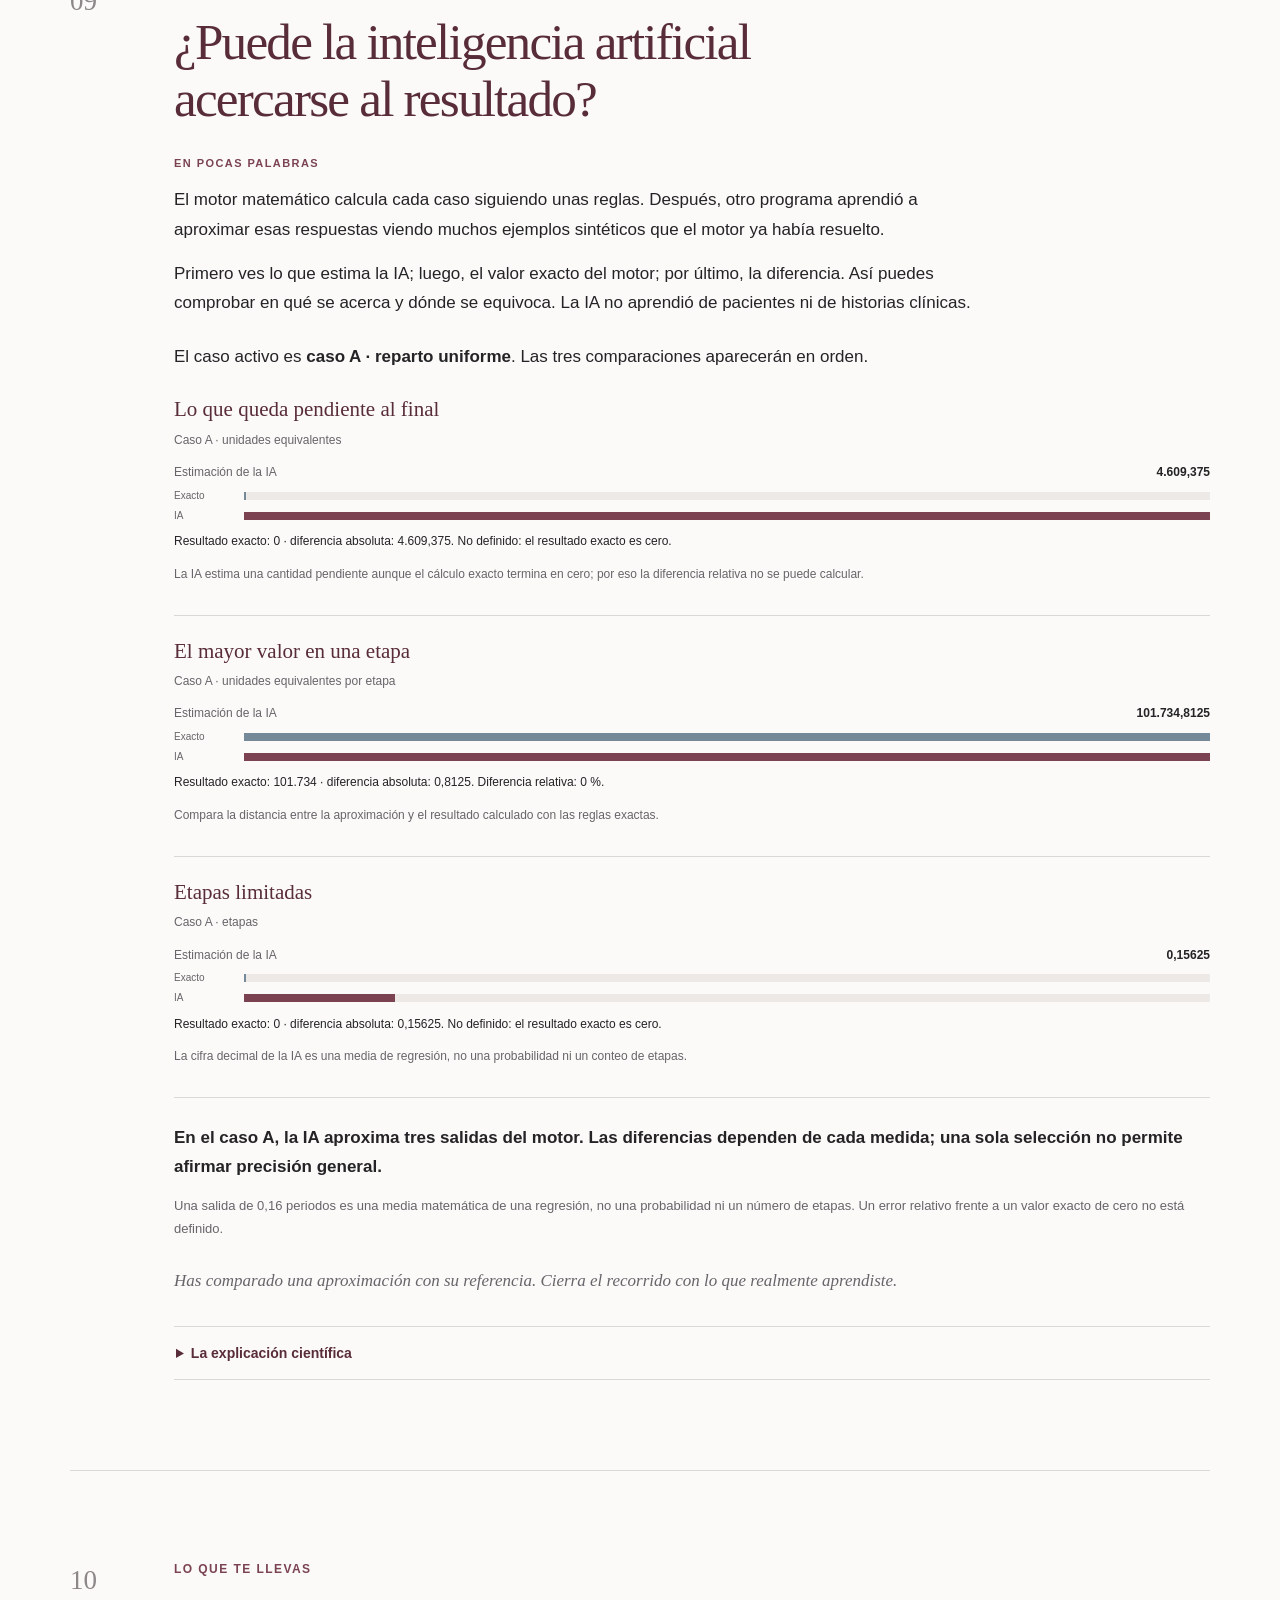
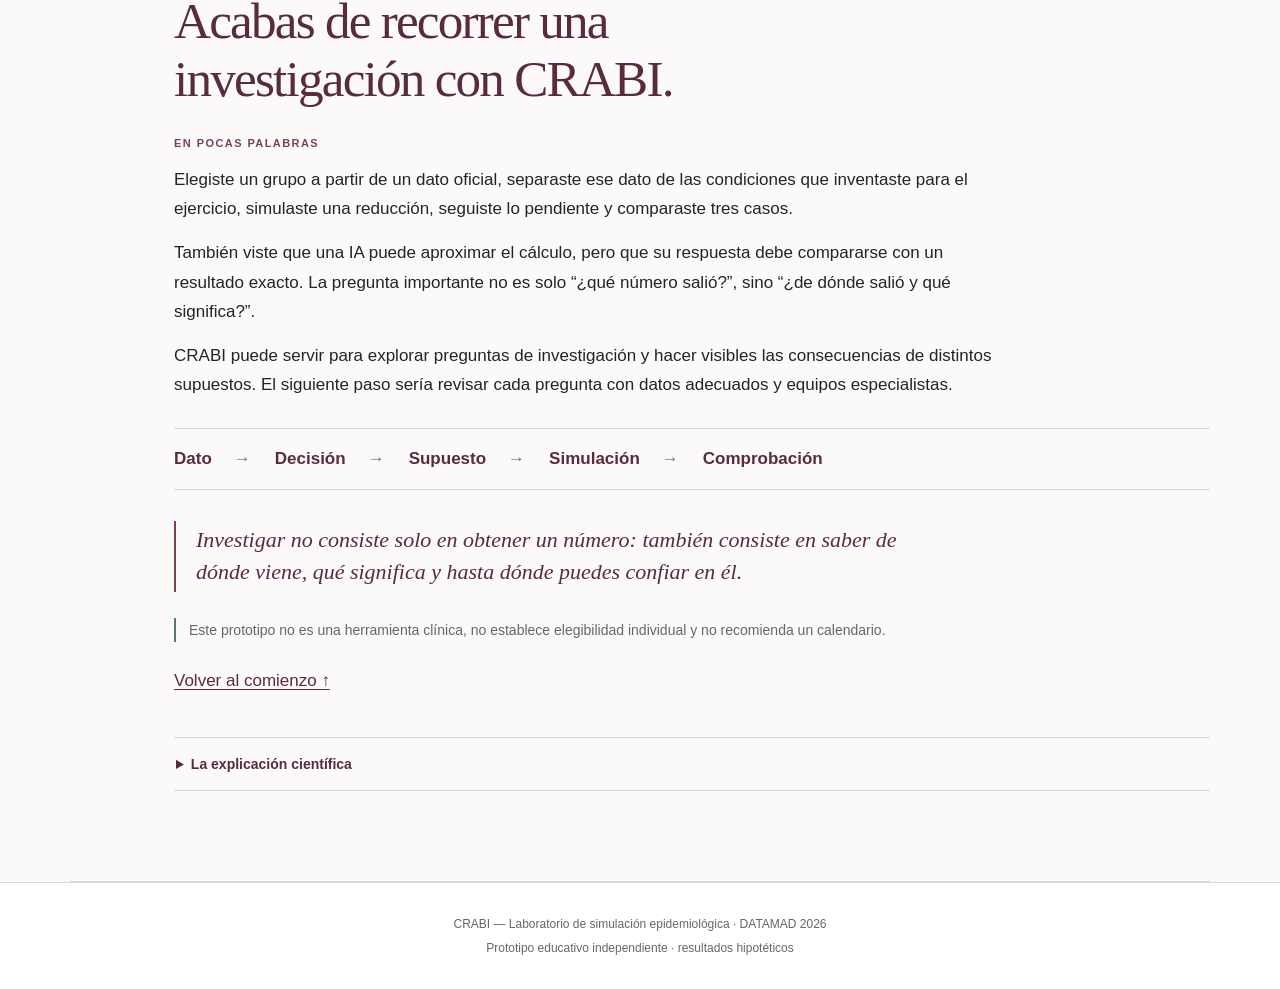
<file: guia/index.html>
<!doctype html><!-- Copyright (c) 2026 Manuela Ibáñez. See LICENSE_SCOPE.md for license boundaries. -->
<html lang="es">
<head>
  <meta charset="utf-8">
  <meta name="viewport" content="width=device-width, initial-scale=1">
  <meta name="description" content="Recorrido divulgativo e interactivo por un caso hipotético de simulación con CRABI.">
  <title>¡Es tu turno! — Caso práctico CRABI</title>
  <link rel="stylesheet" href="paquete_aprobado/prototipo/styles.css">
  <script src="paquete_aprobado/prototipo/caso_jurado_data.js" defer></script>
  <script src="paquete_aprobado/prototipo/app.js" defer></script>
</head>
<body>
  <a class="skip-link" href="#contenido">Saltar al recorrido</a>

  <header class="masthead">
    <a class="brand" href="#inicio" aria-label="CRABI, ir al inicio">CRABI</a>
    <p>Laboratorio de simulación epidemiológica</p>
    <span>DATAMAD 2026 · prototipo educativo</span>
  </header>

  <nav class="chapter-index" aria-label="Índice del caso práctico">
    <ol>
      <li><a href="#capitulo-1">1. Tu papel</a></li>
      <li><a href="#capitulo-2">2. La población</a></li>
      <li><a href="#capitulo-3">3. Una decisión</a></li>
      <li><a href="#capitulo-4">4. El territorio</a></li>
      <li><a href="#capitulo-5">5. La hipótesis</a></li>
      <li><a href="#capitulo-6">6. Lo pendiente</a></li>
      <li><a href="#capitulo-7">7. Las cuentas</a></li>
      <li><a href="#capitulo-8">8. Otros casos</a></li>
      <li><a href="#capitulo-9">9. La IA</a></li>
      <li><a href="#capitulo-10">10. El cierre</a></li>
    </ol>
  </nav>

  <main id="contenido">
    <section class="opening" id="inicio" aria-labelledby="page-title">
      <p class="eyebrow" data-enter>Un recorrido guiado · DATAMAD 2026</p>
      <h1 id="page-title" data-enter>¡Es tu turno! Ponte en la piel de un investigador</h1>
      <p class="opening-subtitle" data-enter>Descubre cómo funciona CRABI realizando tu propio estudio guiado.</p>
      <div class="opening-copy" data-enter>
        <p>No necesitas saber estadística, medicina ni programación. Durante este recorrido formarás parte, de manera ficticia, de un equipo de investigación en salud pública.</p>
        <p>Tu equipo quiere responder una pregunta sencilla: <strong>¿qué podría ocurrir si un programa de detección temprana del cáncer de mama redujera su actividad durante un tiempo y después intentáramos recuperar lo pendiente?</strong></p>
        <p>Usarás un dato oficial, elegirás una condición para el experimento y observarás cómo cambian los resultados. Al final verás qué puede aproximar la inteligencia artificial y por qué comprobamos sus respuestas.</p>
      </div>
      <p class="hypothesis-note" data-enter>Es un ejercicio hipotético de simulación. No predice la actividad sanitaria real.</p>
      <a class="start-link" href="#capitulo-1" data-enter>Comenzar mi investigación <span aria-hidden="true">↓</span></a>
    </section>

    <section class="chapter reveal" id="capitulo-1" aria-labelledby="h-ch1">
      <div class="chapter-number" aria-hidden="true">01</div>
      <div class="chapter-content">
        <p class="eyebrow">Tu nuevo papel</p>
        <h2 id="h-ch1">Hoy vas a formar parte de un equipo de investigación.</h2>
        <section class="plain-language" aria-label="En pocas palabras">
          <p class="layer-label">En pocas palabras</p>
          <p>Imagina que te incorporas por un rato a un equipo que estudia preguntas de salud. No vas a decidir qué debe hacer un programa real. Vas a explorar una pregunta más concreta: si una actividad bajara durante dos etapas, ¿cómo se repartiría después lo que quedó pendiente?</p>
          <p>En España trabajan muchos equipos e instituciones de investigación. Las cifras que ves ayudan a situar ese entorno; no significan que CRABI pertenezca a esas redes ni que ellas utilicen este prototipo.</p>
        </section>
        <div class="institutional-grid" id="institutional-stats" aria-label="Cifras institucionales verificadas"></div>
        <blockquote data-enter>¿Qué puede pasar con una trayectoria matemática cuando una actividad se reduce durante un tiempo?</blockquote>
        <p class="transition-line">Primero necesitas saber de cuántas personas parte el ejemplo.</p>
        <details class="scientific-note">
          <summary>La explicación científica</summary>
          <div class="scientific-body">
            <p>CRABI se presenta aquí como un laboratorio de simulación de escenarios sintéticos. La pregunta se formula sobre salidas de un motor determinista y no sobre resultados clínicos observados.</p>
            <p>Las cifras institucionales tienen unidades y periodos diferentes: 36 institutos acreditados y más de 31.000 personas investigadoras adscritas en 380 centros según la presentación consultada del Instituto de Salud Carlos III (ISCIII); ocho institutos en Madrid en la Memoria ISCIII 2024; y 506 grupos de pleno derecho del Centro de Investigación Biomédica en Red (CIBER) en 104 instituciones en las cuentas de 2025. No se suman entre sí ni se atribuye relación con CRABI.</p>
            <ul>
              <li><a href="https://www.isciii.es/institutos-investigacion-sanitaria-presentacion" target="_blank" rel="noopener noreferrer">ISCIII, presentación de Institutos de Investigación Sanitaria</a>.</li>
              <li><a href="https://transparencia.isciii.es/documents/40806/4639de59-5691-1bdf-f5e2-a5ed0b6efcdb" target="_blank" rel="noopener noreferrer">ISCIII, Memoria anual 2024</a>.</li>
              <li><a href="https://www.ciberisciii.es/media/3398218/ccaa-ciber-2025-aprobadas-e-informe-de-auditoria.pdf" target="_blank" rel="noopener noreferrer">CIBER, cuentas anuales de 2025 e informe de auditoría</a>.</li>
            </ul>
            <p class="limit-note">El contexto de investigación no demuestra adopción, colaboración, calidad clínica ni impacto de CRABI.</p>
          </div>
        </details>
      </div>
    </section>

    <section class="chapter reveal" id="capitulo-2" aria-labelledby="h-ch2">
      <div class="chapter-number" aria-hidden="true">02</div>
      <div class="chapter-content">
        <p class="eyebrow">La población</p>
        <h2 id="h-ch2">Lo primero es saber de cuántas personas estamos hablando.</h2>
        <section class="plain-language" aria-label="En pocas palabras">
          <p class="layer-label">En pocas palabras</p>
          <p>Para hacer una cuenta necesitas decidir a quién estás mirando. En este ejemplo eliges mujeres residentes en la Comunidad de Madrid que tienen entre 50 y 69 años.</p>
          <p>Según el dato del Instituto Nacional de Estadística que usamos, en ese grupo hay <strong id="population-number" class="dynamic-number"></strong>. Es un recuento de residentes, no una lista de pacientes ni de personas que hayan recibido una prueba.</p>
        </section>
        <figure class="population-figure" aria-labelledby="population-caption">
          <div class="population-heading"><span>Madrid</span><span id="population-date"></span></div>
          <div class="population-display" id="population-visual" role="img"></div>
          <div class="population-bar" aria-hidden="true"><span id="population-bar-fill"></span></div>
          <figcaption id="population-caption">Mujeres residentes de 50–69 años · fuente demográfica provisional.</figcaption>
        </figure>
        <p class="source-line">Fuente: <a id="population-source" target="_blank" rel="noopener noreferrer">tabla de población por edad del INE</a> · <a id="population-release" target="_blank" rel="noopener noreferrer">nota de la ECP</a>.</p>
        <p class="transition-line">Ese número te dice cuántas residentes hay en el grupo; ahora decide con qué parte trabajarás en el ejercicio.</p>
        <details class="scientific-note">
          <summary>La explicación científica</summary>
          <div class="scientific-body">
            <p>La fuente es la Estadística Continua de Población (ECP), tabla 59238, con referencia provisional al 1 de octubre de 2026. La cifra se obtiene sumando las edades simples de 50 a 69 años, inclusive, para mujeres residentes en la Comunidad de Madrid.</p>
            <p>La unidad es personas residentes. La agregación no determina quién cumple los criterios individuales del programa ni quién recibe una invitación.</p>
            <ul>
              <li><a href="https://www.ine.es/jaxiT3/Tabla.htm?L=0&amp;t=59238" target="_blank" rel="noopener noreferrer">INE, tabla 59238</a>.</li>
              <li><a href="https://www.ine.es/dyngs/Prensa/ECP3T26.htm" target="_blank" rel="noopener noreferrer">INE, nota de población a 1 de octubre de 2026</a>.</li>
            </ul>
            <p class="limit-note">La fecha, el carácter provisional y la fuente pertenecen a esta base demográfica. No se mezcla con el Censo municipal de Madrid de 2025.</p>
          </div>
        </details>
      </div>
    </section>

    <section class="chapter reveal" id="capitulo-3" aria-labelledby="h-ch3">
      <div class="chapter-number" aria-hidden="true">03</div>
      <div class="chapter-content">
        <p class="eyebrow">Una decisión para el ejercicio</p>
        <h2 id="h-ch3">Tener esa edad no significa que todas participen.</h2>
        <section class="plain-language" aria-label="En pocas palabras">
          <p class="layer-label">En pocas palabras</p>
          <p>Conocer cuántas residentes hay no te permite saber quién cumple todos los requisitos, quién recibiría una invitación o quién acudiría. No tenemos esa información persona por persona.</p>
          <p>Para practicar con el simulador, decides trabajar con la mitad como condición inventada para este ejemplo. El cálculo da <strong id="invitation-equivalents" class="dynamic-number"></strong>: una cantidad equivalente para hacer las cuentas, no cartas enviadas ni personas identificadas.</p>
        </section>
        <div class="population-conversion" aria-label="Transformación esquemática de población a unidades equivalentes del ejercicio">
          <div class="conversion-row">
            <div class="conversion-end"><span class="conversion-label">Personas residentes de partida</span><strong id="conversion-residents" class="dynamic-number"></strong></div>
            <span class="conversion-symbol" aria-hidden="true">×</span>
            <div class="conversion-end"><span class="conversion-label">Parte elegida para el ejemplo</span><strong id="conversion-fraction" class="dynamic-number"></strong></div>
            <span class="conversion-symbol" aria-hidden="true">→</span>
            <div class="conversion-end result-end"><span class="conversion-label">Cantidad para las cuentas del ejercicio</span><strong id="conversion-result" class="dynamic-number"></strong></div>
          </div>
          <div class="share-track" aria-hidden="true"><span id="share-fill"></span></div>
          <p id="conversion-caption" class="figure-note"></p>
        </div>
        <p class="context-participation"><strong id="participation-context"></strong> aparece solo como contexto. No la utilizas para calcular asistencia, pacientes ni pruebas.</p>
        <p class="transition-line">La edad elegida también tiene contexto en la documentación del programa de Madrid.</p>
        <details class="scientific-note">
          <summary>La explicación científica</summary>
          <div class="scientific-body">
            <p>La fracción hipotética de inclusión es el 50 %. La transformación es residentes × fracción incluida, con redondeo al entero más próximo definido por el flujo de datos. La cantidad de referencia almacenada es 519.492 unidades equivalentes hipotéticas de invitación.</p>
            <p>El parámetro contextual de participación es 0,60, pero el JSON declara expresamente que no se aplica al motor ni a RF v0.2. Por ello, estas unidades no se reinterpretan como participación, pruebas efectivas o pacientes.</p>
            <p class="limit-note">La representación de dos mitades es esquemática: no dibuja personas ni identifica elegibilidad individual.</p>
          </div>
        </details>
      </div>
    </section>

    <section class="chapter reveal" id="capitulo-4" aria-labelledby="h-ch4">
      <div class="chapter-number" aria-hidden="true">04</div>
      <div class="chapter-content">
        <p class="eyebrow">El territorio</p>
        <h2 id="h-ch4">Cada territorio puede explicar su programa de forma diferente.</h2>
        <section class="plain-language" aria-label="En pocas palabras">
          <p class="layer-label">En pocas palabras</p>
          <p>Antes de elegir edades, miras qué dice la fuente oficial de Madrid. Su programa de detección temprana, llamado DEPRECAM, describe mamografías para mujeres residentes de 50 a 69 años, sin síntomas y que cumplen los criterios de inclusión. La mamografía se plantea cada dos años.</p>
          <p>Eso ayuda a entender por qué delimitas el ejemplo con esas edades. No significa que todas las residentes cumplan los requisitos ni que sepamos quién recibe una citación.</p>
        </section>
        <div class="territory-rule" data-enter>
          <p class="rule-name" id="territory-name"></p>
          <p><span>Edades descritas</span><strong id="territory-ages"></strong></p>
          <p><span>Frecuencia descrita</span><strong id="territory-interval"></strong></p>
          <p><span>Consulta</span><strong>25 de noviembre de 2026</strong></p>
          <a id="territory-source" target="_blank" rel="noopener noreferrer">Leer la fuente oficial de Madrid ↗</a>
        </div>
        <p class="transition-line">Ya sabes de dónde sale la población. Ahora imagina qué cambia si la actividad baja durante dos etapas.</p>
        <details class="scientific-note">
          <summary>La explicación científica</summary>
          <div class="scientific-body">
            <p>La página institucional describe el rango 50–69 años, residencia, ausencia de síntomas, criterios de inclusión y mamografía bienal. La fecha de publicación no era visible en la página consultada; la fecha de consulta se conserva para trazabilidad.</p>
            <p>La regla territorial se usa como contexto documental. No se aplica a personas individuales ni transforma el agregado de residentes en una cifra de población elegible.</p>
            <p><a href="https://www.comunidad.madrid/salud/deteccion-precoz-cancer-mama" target="_blank" rel="noopener noreferrer">Comunidad de Madrid, detección precoz del cáncer de mama (DEPRECAM)</a>.</p>
          </div>
        </details>
      </div>
    </section>

    <section class="chapter reveal" id="capitulo-5" aria-labelledby="h-ch5">
      <div class="chapter-number" aria-hidden="true">05</div>
      <div class="chapter-content">
        <p class="eyebrow">Tu hipótesis</p>
        <h2 id="h-ch5">Imagina que durante dos etapas la actividad se reduce.</h2>
        <section class="plain-language" aria-label="En pocas palabras">
          <p class="layer-label">En pocas palabras</p>
          <p>Repartes la cantidad del ejercicio en seis etapas. Para tener una comparación sencilla, cada etapa empieza con la misma referencia: <strong id="reference-per-period" class="dynamic-number"></strong> unidades equivalentes.</p>
          <p>Ahora imaginas que en las etapas 2 y 3 se completa un 30 % menos que esa referencia. La parte que falta no desaparece: queda pendiente para intentar recuperarla más adelante.</p>
          <p>También eliges un techo hipotético de actividad para cada etapa. Cambia según el caso A, B o C que selecciones después.</p>
        </section>
        <div class="assumptions-sequence" id="assumptions-sequence" aria-label="Parámetros del escenario seleccionado">
          <div class="assumption-row" data-enter><span>Seis etapas</span><strong id="horizon-value"></strong></div>
          <div class="assumption-row" data-enter><span>Reducción en las etapas 2 y 3</span><strong id="drop-value"></strong></div>
          <div class="assumption-row" data-enter><span>Límite supuesto por etapa</span><strong id="capacity-value"></strong></div>
          <div class="assumption-row" data-enter><span>Forma de recuperar</span><strong id="strategy-value"></strong></div>
        </div>
        <p class="transition-line">Mira cómo el simulador aplica esas reglas, etapa a etapa.</p>
        <details class="scientific-note">
          <summary>La explicación científica</summary>
          <div class="scientific-body">
            <p>Las seis etapas son periodos abstractos, sin equivalencia con meses, años o rondas reales. La actividad de referencia por periodo se toma de las filas exactas H-01: 86.582 unidades equivalentes. Esta cifra también coincide con 519.492 / 6.</p>
            <p>La pérdida generada en P2 y P3 es ⌊86.582 × 0,30⌋ = 25.974 unidades en cada periodo. La capacidad es un techo matemático por periodo: A y C, 108.228; B, 99.570. No mide personal, equipamiento, agendas ni capacidad sanitaria.</p>
            <p><strong>Nota de integridad de la fuente:</strong> el JSON congelado contiene <code>assumptions.referencePerPeriod = 86582</code>, valor que coincide con las seis filas <code>period.reference = 86582</code> y con <code>519492 / 6</code>. La interfaz valida esa coherencia y utiliza 86.582 para calcular la pérdida por periodo. La capacidad se expresa por separado en <code>capacityPerPeriod</code>: 108.228 en A/C y 99.570 en B.</p>
          </div>
        </details>
      </div>
    </section>

    <section class="chapter reveal" id="capitulo-6" aria-labelledby="h-ch6">
      <div class="chapter-number" aria-hidden="true">06</div>
      <div class="chapter-content">
        <p class="eyebrow">Lo que queda pendiente</p>
        <h2 id="h-ch6">Ahora sigues el recorrido de lo que falta y de lo que se recupera.</h2>
        <section class="plain-language" aria-label="En pocas palabras">
          <p class="layer-label">En pocas palabras</p>
          <p>La parte que falta se suma al terminar la etapa en que ocurre la reducción. Solo puedes empezar a recuperarla en la etapa siguiente. Si vuelve a reducirse la actividad, se añade otra parte pendiente.</p>
          <p>En la etapa 3, por ejemplo, ya puedes recuperar algo de lo acumulado en la etapa 2. Al mismo tiempo se genera una nueva cantidad pendiente. La tabla y los gráficos muestran las cifras exactas del caso que elijas.</p>
        </section>
        <figure class="data-figure" aria-labelledby="activity-caption">
          <figcaption id="activity-caption"><strong>Así cambia la actividad en las seis etapas</strong><span>Unidades equivalentes hipotéticas por etapa · comparación con el plan de referencia</span></figcaption>
          <div id="activity-chart" class="period-chart activity-chart" role="img" aria-label="Comparación de la actividad de referencia, la actividad alternativa y el límite supuesto"></div>
          <div class="chart-legend" aria-hidden="true"><span><i class="legend-dot planned"></i>Plan de referencia</span><span><i class="legend-dot alternative"></i>Actividad en el ejemplo</span><span><i class="legend-dot ceiling"></i>Límite supuesto</span><span><i class="legend-dot loss"></i>Etapa con reducción</span></div>
        </figure>
        <figure class="data-figure" aria-labelledby="pending-caption">
          <figcaption id="pending-caption"><strong>Lo que todavía queda pendiente</strong><span>Saldo exacto al cerrar cada etapa · unidades equivalentes hipotéticas</span></figcaption>
          <div id="pending-chart" class="pending-chart" role="img" aria-label="Evolución del saldo pendiente al cierre de cada etapa"></div>
        </figure>
        <div class="table-scroll" role="region" aria-label="Detalle de las seis etapas; se puede recorrer horizontalmente si la pantalla es estrecha" tabindex="0">
          <table id="trajectory-table">
            <caption>Detalle del caso seleccionado. Las cifras corresponden a unidades equivalentes hipotéticas.</caption>
            <thead><tr><th scope="col">Etapa</th><th scope="col">Plan de referencia</th><th scope="col">Cantidad que falta</th><th scope="col">Recuperada en esta etapa</th><th scope="col">Actividad del ejemplo</th><th scope="col">Pendiente al cierre</th></tr></thead>
            <tbody id="trajectory-rows"></tbody>
          </table>
        </div>
        <p class="transition-line">Al final puedes comprobar si todo lo que faltó se recuperó o si quedó algo pendiente.</p>
        <details class="scientific-note">
          <summary>La explicación científica</summary>
          <div class="scientific-body">
            <p>Convención temporal H-01: la pérdida del periodo se incorpora al saldo al cierre de ese periodo. La recuperación correspondiente puede comenzar en el periodo siguiente, incluso si ese periodo genera una nueva pérdida.</p>
            <p>Para cada periodo, el saldo al cierre es el saldo anterior + pérdida generada − recuperación efectiva. La actividad alternativa es referencia − pérdida generada + recuperación efectiva. La recuperación efectiva respeta el techo seleccionado.</p>
            <p><code>carried_in</code> en los CSV describe arrastre por capacidad y no el saldo total de pendientes. La tabla de esta página obtiene el saldo de <code>pendingAtEnd</code> del JSON congelado.</p>
          </div>
        </details>
      </div>
    </section>

    <section class="chapter reveal" id="capitulo-7" aria-labelledby="h-ch7">
      <div class="chapter-number" aria-hidden="true">07</div>
      <div class="chapter-content">
        <p class="eyebrow">¿Cuadran las cuentas?</p>
        <h2 id="h-ch7">Comprueba cuánto se recuperó y cuánto quedó.</h2>
        <section class="plain-language" aria-label="En pocas palabras">
          <p class="layer-label">En pocas palabras</p>
          <p>Al cerrar el ejercicio, compara tres cantidades: lo que quedó pendiente por la reducción, lo que lograste recuperar y lo que aún falta.</p>
          <p>Con el caso A seleccionado, el simulador recupera todo lo que se había acumulado. Si eliges otro caso, el resultado puede cambiar. La igualdad que ves siempre corresponde al escenario activo.</p>
        </section>
        <div class="balance-equation" role="img" aria-label="Pendiente generada equivale a cantidad recuperada más saldo final pendiente">
          <div><span>Se generó</span><strong id="balance-generated" class="dynamic-number"></strong></div>
          <b aria-hidden="true">=</b>
          <div><span>Se recuperó</span><strong id="balance-recovered" class="dynamic-number"></strong></div>
          <b aria-hidden="true">+</b>
          <div><span>Quedó al final</span><strong id="balance-remainder" class="dynamic-number"></strong></div>
        </div>
        <p id="balance-explanation" class="result-explanation" aria-live="polite"></p>
        <div class="result-strip" id="central-results" aria-label="Otros resultados exactos del escenario"></div>
        <p id="capacity-interpretation" class="small-note"></p>
        <p class="transition-line">¿Qué cambia si ajustas el límite o repartes la recuperación de otra forma?</p>
        <details class="scientific-note">
          <summary>La explicación científica</summary>
          <div class="scientific-body">
            <p>La identidad de conservación global es: pendientes generadas = recuperación acumulada + pendiente final. Sus unidades son unidades equivalentes hipotéticas.</p>
            <p>El pico es la mayor actividad alternativa en una etapa. Los periodos limitados son aquellos en que la restricción matemática afecta la recuperación. Estas magnitudes describen el cálculo H-01 para el horizonte seleccionado, no un sistema sanitario real.</p>
          </div>
        </details>
      </div>
    </section>

    <section class="chapter reveal" id="capitulo-8" aria-labelledby="h-ch8">
      <div class="chapter-number" aria-hidden="true">08</div>
      <div class="chapter-content">
        <p class="eyebrow">Tres casos ya calculados</p>
        <h2 id="h-ch8">Prueba otra situación y descubre qué cambia.</h2>
        <section class="plain-language" aria-label="En pocas palabras">
          <p class="layer-label">En pocas palabras</p>
          <p>Ya viste un caso. Ahora puedes escoger entre tres resultados que el motor calculó antes. La población, la reducción y las seis etapas se mantienen; cambia el límite o la forma de recuperar.</p>
          <p>Elige A, B o C. Los gráficos, las cuentas y la comparación con la IA cambiarán juntos. No se vuelve a calcular ni se inventa un cuarto caso.</p>
        </section>
        <fieldset class="scenario-fieldset">
          <legend>Elige el caso que quieres explorar</legend>
          <div id="scenario-options" class="scenario-options"></div>
        </fieldset>
        <p id="scenario-status" class="scenario-status" aria-live="polite" aria-atomic="true"></p>
        <div class="scenario-summary" id="scenario-summary"></div>
        <p class="small-note">A y B tienen recuperación uniforme y límites distintos. A y C comparten el límite de 1,25× y reparten la recuperación de forma distinta.</p>
        <p class="transition-line">Ahora que puedes cambiar de caso, compara el cálculo matemático con la estimación de la IA.</p>
        <details class="scientific-note">
          <summary>La explicación científica</summary>
          <div class="scientific-body">
            <p>Se presentan tres escenarios congelados: A = capacidad nominal 1,25× y estrategia uniforme; B = 1,15× y uniforme; C = 1,25× y gradual. Cada combinación corresponde a un identificador y a seis filas exactas incluidos en el JSON de origen.</p>
            <p>La población, inclusión, participación contextual, horizonte, reducción e inicio/duración de la perturbación permanecen fijos. La página cambia la selección y vuelve a representar los resultados ya almacenados; no ejecuta H-01 ni un modelo de IA.</p>
          </div>
        </details>
      </div>
    </section>

    <section class="chapter reveal" id="capitulo-9" aria-labelledby="h-ch9">
      <div class="chapter-number" aria-hidden="true">09</div>
      <div class="chapter-content">
        <p class="eyebrow">La IA frente al cálculo</p>
        <h2 id="h-ch9">¿Puede la inteligencia artificial acercarse al resultado?</h2>
        <section class="plain-language" aria-label="En pocas palabras">
          <p class="layer-label">En pocas palabras</p>
          <p>El motor matemático calcula cada caso siguiendo unas reglas. Después, otro programa aprendió a aproximar esas respuestas viendo muchos ejemplos sintéticos que el motor ya había resuelto.</p>
          <p>Primero ves lo que estima la IA; luego, el valor exacto del motor; por último, la diferencia. Así puedes comprobar en qué se acerca y dónde se equivoca. La IA no aprendió de pacientes ni de historias clínicas.</p>
        </section>
        <p class="ai-intro">El caso activo es <strong id="ai-scenario-name"></strong>. Las tres comparaciones aparecerán en orden.</p>
        <div id="rf-comparisons" class="rf-comparisons" aria-label="Estimaciones de la IA comparadas con los resultados exactos"></div>
        <p id="rf-summary" class="result-explanation" aria-live="polite"></p>
        <p class="small-note">Una salida de 0,16 periodos es una media matemática de una regresión, no una probabilidad ni un número de etapas. Un error relativo frente a un valor exacto de cero no está definido.</p>
        <p class="transition-line">Has comparado una aproximación con su referencia. Cierra el recorrido con lo que realmente aprendiste.</p>
        <details class="scientific-note">
          <summary>La explicación científica</summary>
          <div class="scientific-body">
            <p>RF v0.2 es un Random Forest de regresión con 160 árboles, entrenado con escenarios sintéticos etiquetados por el motor exacto. Las predicciones incluidas aquí ya estaban calculadas y se copian del JSON congelado; esta versión no ajusta ni reentrena el modelo.</p>
            <p>Se comparan remanente final, pico de actividad equivalente y periodos con recuperación limitada. El error absoluto es |predicción − valor exacto|. El error relativo es |predicción − exacto| / |exacto| y queda como no definido cuando el exacto es cero.</p>
            <p>El modelo aproxima el simulador dentro de un espacio sintético; no predice demanda clínica, cáncer, pacientes o actividad observada. Una coincidencia en estos tres casos no demuestra precisión general.</p>
          </div>
        </details>
      </div>
    </section>

    <section class="chapter reveal" id="capitulo-10" aria-labelledby="h-ch10">
      <div class="chapter-number" aria-hidden="true">10</div>
      <div class="chapter-content">
        <p class="eyebrow">Lo que te llevas</p>
        <h2 id="h-ch10">Acabas de recorrer una investigación con CRABI.</h2>
        <section class="plain-language" aria-label="En pocas palabras">
          <p class="layer-label">En pocas palabras</p>
          <p>Elegiste un grupo a partir de un dato oficial, separaste ese dato de las condiciones que inventaste para el ejercicio, simulaste una reducción, seguiste lo pendiente y comparaste tres casos.</p>
          <p>También viste que una IA puede aproximar el cálculo, pero que su respuesta debe compararse con un resultado exacto. La pregunta importante no es solo “¿qué número salió?”, sino “¿de dónde salió y qué significa?”.</p>
          <p>CRABI puede servir para explorar preguntas de investigación y hacer visibles las consecuencias de distintos supuestos. El siguiente paso sería revisar cada pregunta con datos adecuados y equipos especialistas.</p>
        </section>
        <ol class="learning-path" aria-label="Pasos del recorrido completado">
          <li>Dato</li><li>Decisión</li><li>Supuesto</li><li>Simulación</li><li>Comprobación</li>
        </ol>
        <blockquote>Investigar no consiste solo en obtener un número: también consiste en saber de dónde viene, qué significa y hasta dónde puedes confiar en él.</blockquote>
        <p class="final-limit">Este prototipo no es una herramienta clínica, no establece elegibilidad individual y no recomienda un calendario.</p>
        <a class="back-to-top" href="#inicio">Volver al comienzo ↑</a>
        <details class="scientific-note">
          <summary>La explicación científica</summary>
          <div class="scientific-body">
            <p>La experiencia combina una fuente demográfica provisional, una regla territorial documentada como contexto, supuestos hipotéticos declarados, salidas deterministas H-01 y predicciones precomputadas RF v0.2. Sus resultados son condicionales a esos elementos y no permiten inferir causalidad ni generalizar sobre actividad sanitaria real.</p>
            <p>La trazabilidad del prototipo se conserva en <code>datos/caso_jurado_v1.json</code> y su bundle JavaScript local generado. La guía y los informes de validación documentan procedencia, límites y pruebas.</p>
          </div>
        </details>
      </div>
    </section>
  </main>

  <footer class="page-footer">
    <p>CRABI — Laboratorio de simulación epidemiológica · DATAMAD 2026</p>
    <p id="footer-note">Prototipo educativo independiente · resultados hipotéticos</p>
  </footer>
  <noscript><p class="noscript-note">Este recorrido necesita JavaScript local para cargar los datos congelados y actualizar los escenarios.</p></noscript>
</body>
</html>
</file>
<file: academic.css>
/* Copyright (c) 2026 Manuela Ibáñez. MIT applies to original CRABI software; see LICENSE_SCOPE.md. */
:root {
  color-scheme: light;
  --paper: #f7f7f5;
  --surface: #ffffff;
  --surface-secondary: #f2f4f4;
  --ink: #202124;
  --muted: #555b60;
  --subtle: #70767b;
  --line: #d9dddf;
  --burgundy: #713f4b;
  --burgundy-soft: #936c76;
  --sage: #78938d;
  --bluegrey: #7a96a4;
  --font-editorial: Georgia, "Times New Roman", serif;
  --font-interface: Arial, "Segoe UI", sans-serif;
}

*, *::before, *::after {
  box-sizing: border-box;
  border-radius: 0 !important;
  box-shadow: none !important;
  background-image: none !important;
}

html { scroll-behavior: auto; }

body {
  min-width: 320px;
  margin: 0;
  color: var(--ink);
  background: var(--paper);
  font: 16px/1.65 var(--font-interface);
  text-rendering: optimizeLegibility;
}

body, button, input, select, textarea { font-family: var(--font-interface); }
strong, b { font-weight: 600; }
a { color: var(--burgundy); text-decoration-thickness: 1px; text-underline-offset: 3px; }
a:hover { color: var(--ink); }
a:focus-visible, button:focus-visible, input:focus-visible, select:focus-visible, summary:focus-visible {
  outline: 2px solid var(--burgundy);
  outline-offset: 3px;
}

header {
  display: flex;
  align-items: center;
  justify-content: space-between;
  gap: 24px;
  min-height: 76px;
  padding: 14px clamp(18px, 4vw, 56px);
  border-bottom: 1px solid var(--line);
  background: var(--surface);
}
.brand { display: flex; align-items: baseline; flex-wrap: wrap; gap: 6px 16px; min-width: 0; }
.brand b { color: var(--burgundy); font: 500 31px/1 var(--font-editorial); letter-spacing: -.035em; }
.brand span { color: var(--muted); font-size: 13px; }
.event-tag {
  padding: 4px 0 4px 12px;
  border-left: 1px solid var(--line);
  color: var(--muted);
  font-size: 11px;
  font-weight: 500;
  letter-spacing: .055em;
  text-align: right;
  text-transform: uppercase;
}

.crabi-nav {
  position: static;
  z-index: auto;
  display: flex;
  justify-content: center;
  gap: clamp(10px, 2vw, 28px);
  max-width: 100%;
  padding: 0 clamp(12px, 3vw, 42px);
  overflow: visible;
  border-bottom: 1px solid var(--line);
  background: var(--paper);
}
.crabi-nav [role="tab"] {
  flex: 0 1 auto;
  min-height: 52px;
  padding: 13px 8px 11px;
  border: 0;
  border-bottom: 2px solid transparent;
  background: transparent;
  color: var(--muted);
  font-size: 13px;
  font-weight: 500;
  line-height: 1.35;
  white-space: nowrap;
  cursor: pointer;
}
.crabi-nav [role="tab"]:hover { color: var(--ink); }
.crabi-nav [aria-selected="true"] { border-bottom-color: var(--burgundy); color: var(--burgundy); font-weight: 600; }
.tabpanel[hidden] { display: none !important; }

.hero {
  position: relative;
  padding: clamp(42px, 5vw, 66px) clamp(18px, 4vw, 56px) clamp(38px, 4.5vw, 58px);
  border-bottom: 1px solid var(--line);
  background: var(--surface-secondary);
  color: var(--ink);
}
.hero .wrap { max-width: 1440px; margin: 0 auto; }
.eyebrow {
  display: block;
  margin-bottom: 12px;
  color: var(--burgundy);
  font-size: 11px;
  font-weight: 600;
  letter-spacing: .1em;
  line-height: 1.45;
  text-transform: uppercase;
}
.hero h1 {
  max-width: 900px;
  margin: 0 0 18px;
  color: var(--ink);
  font: 400 clamp(2.3rem, 4vw, 2.9rem)/1.08 var(--font-editorial);
  letter-spacing: -.025em;
}
.hero-subtitle, .hero-project-subtitle {
  max-width: 850px;
  margin: 0 0 12px;
  color: var(--muted);
  font-size: 16px;
  font-weight: 400;
  line-height: 1.65;
}
.hero-project-subtitle { color: var(--ink); font-weight: 500; }
.hero-context { max-width: 900px; margin: 16px 0 0; color: var(--muted); font-size: 14px; }
.hero-warning {
  max-width: 900px;
  margin: 18px 0 0;
  padding: 11px 14px;
  border: 1px solid var(--line);
  border-left: 3px solid var(--burgundy-soft);
  background: var(--surface);
  color: var(--ink);
  font-size: 14px;
  font-weight: 500;
}

.body { max-width: 1530px; margin: 0 auto; padding: 32px clamp(16px, 3.4vw, 50px) 48px; }
.banner {
  margin: 0;
  padding: 15px 18px;
  border: 1px solid var(--line);
  border-left: 3px solid var(--sage);
  background: var(--surface);
  color: var(--muted);
  font-size: 14px;
  line-height: 1.65;
}
.banner strong { color: var(--ink); }
.mini-alert, .notice, .insight, .blocked, .status-box, .warning, .critical {
  border: 1px solid var(--line);
  border-left: 3px solid var(--sage);
  background: var(--surface);
  color: var(--muted);
}
.mini-alert { margin: 14px 0; padding: 11px 14px; font-size: 13px; }
.notice { margin: 14px 0 0; padding: 11px 14px; font-size: 13px; line-height: 1.6; }
.insight, .blocked, .status-box, .warning, .critical { padding: 12px 15px; font-size: 14px; line-height: 1.65; }
.critical { border-left-color: var(--burgundy); color: var(--burgundy); }

.layout { display: grid; grid-template-columns: minmax(285px, .75fr) minmax(0, 1.75fr); gap: 32px; margin-top: 26px; align-items: start; }
.aside { position: static !important; inset: auto !important; align-self: start; height: auto; min-height: 0; max-height: none; overflow: visible; }
.main { display: grid; gap: 28px; min-width: 0; }
.card {
  min-width: 0;
  margin: 0;
  padding: clamp(22px, 2.3vw, 32px);
  border: 0;
  border-top: 1px solid var(--line);
  background: var(--surface);
}
.card .card { margin-top: 22px; border: 1px solid var(--line); }
.card h2, .card h3 { color: var(--ink); font-family: var(--font-editorial); letter-spacing: -.01em; font-weight: 400; }
.card h2 { margin: 0 0 8px; font-size: 23px; line-height: 1.28; }
.card h3 { margin: 0 0 8px; font-size: 19px; line-height: 1.35; }
.sub { margin: 0 0 18px; color: var(--muted); font-size: 14px; line-height: 1.6; }
.rowhead, .topline { display: flex; align-items: flex-start; justify-content: space-between; gap: 18px; }
.pill {
  display: inline-block;
  flex: 0 0 auto;
  padding: 4px 0 4px 10px;
  border: 0;
  border-left: 1px solid var(--line);
  background: transparent;
  color: var(--muted);
  font-size: 10px;
  font-weight: 600;
  letter-spacing: .06em;
  line-height: 1.45;
  white-space: normal;
  text-transform: uppercase;
}

.tiles { display: grid; grid-template-columns: repeat(3, minmax(0, 1fr)); gap: 0; margin: 22px 0 12px; border-top: 1px solid var(--line); border-bottom: 1px solid var(--line); }
.tile { min-width: 0; padding: 16px 18px; border-left: 1px solid var(--line); background: transparent; }
.tile:first-child { border-left: 0; }
.tile strong {
  display: block;
  overflow-wrap: anywhere;
  color: var(--ink);
  font: 500 clamp(1.7rem, 2.3vw, 2.05rem)/1.18 var(--font-interface);
  font-variant-numeric: tabular-nums;
  letter-spacing: -.025em;
}
.tile span { display: block; margin-top: 6px; color: var(--muted); font-size: 12px; line-height: 1.5; }

.control { min-width: 0; margin: 19px 0; }
.control label { display: flex; justify-content: space-between; gap: 10px; color: var(--ink); font-size: 13px; font-weight: 600; line-height: 1.5; }
.control output { color: var(--burgundy); font-weight: 500; font-variant-numeric: tabular-nums; }
.control small { display: block; margin-top: 7px; color: var(--muted); font-size: 12px; line-height: 1.55; }
.control select, .control input[type="number"], .cf-controls select, .cf-controls input[type="number"] {
  width: 100%;
  min-height: 40px;
  margin-top: 7px;
  padding: 8px 10px;
  border: 1px solid #bfc5c8;
  background: #fff;
  color: var(--ink);
  font-size: 14px;
}
.control input[type="range"] { width: 100%; margin: 10px 0 0; accent-color: var(--burgundy); }
input[type="range"] { accent-color: var(--burgundy); }
input[type="range"]:focus-visible { outline-offset: 5px; }
input:disabled, select:disabled { color: var(--subtle); background: var(--surface-secondary); }

button {
  min-height: 38px;
  padding: 8px 13px;
  border: 1px solid #7c858a;
  background: var(--surface);
  color: var(--ink);
  font-size: 13px;
  font-weight: 500;
  line-height: 1.35;
  cursor: pointer;
}
button:hover { border-color: var(--burgundy); color: var(--burgundy); background: var(--surface-secondary); }
.crabi-nav button { min-height: 52px; padding: 13px 8px 11px; border: 0; border-bottom: 2px solid transparent; background: transparent; }
.crabi-nav button:hover { border-bottom-color: var(--line); background: transparent; }
.crabi-nav button[aria-selected="true"] { border-bottom-color: var(--burgundy); background: transparent; color: var(--burgundy); }

.twocol { display: grid; grid-template-columns: repeat(2, minmax(0, 1fr)); gap: 20px; }
.graph, .table-wrap { max-width: 100%; overflow-x: auto; overflow-y: visible; border-top: 1px solid var(--line); border-bottom: 1px solid var(--line); background: var(--surface); }
table { width: 100%; min-width: 640px; border-collapse: collapse; color: var(--ink); font-size: 13px; line-height: 1.5; }
caption { padding: 8px 10px; color: var(--muted); text-align: left; }
th, td { padding: 11px 12px; border-bottom: 1px solid var(--line); vertical-align: top; }
th { background: var(--surface-secondary); color: var(--ink); font-size: 12px; font-weight: 600; text-align: left; }
td { font-variant-numeric: tabular-nums; }
.graph table { min-width: 560px; }
.graph th:not(:first-child), .graph td:not(:first-child), #cfRows td:not(:first-child) { text-align: right; }
.bars { min-width: 100px; height: 7px; overflow: hidden; border: 1px solid var(--line); background: var(--surface-secondary); }
.bar { display: block; height: 100%; background: var(--burgundy-soft); }
.bar.b { background: var(--sage); }
.chip { display: inline-block; margin: 4px 7px 4px 0; padding: 4px 7px; border: 1px solid var(--line); background: var(--surface-secondary); color: var(--muted); font-size: 11px; }
.source { padding-top: 14px; border-top: 1px solid var(--line); color: var(--muted); font-size: 13px; line-height: 1.7; }
.list { padding-left: 20px; color: var(--muted); font-size: 14px; line-height: 1.7; }
.list li { padding-left: 3px; margin: 8px 0; }

.cf-grid, .ai-grid { display: grid; grid-template-columns: minmax(310px, .82fr) minmax(0, 1.65fr); gap: 30px; align-items: start; }
.cf-controls { display: grid; grid-template-columns: repeat(2, minmax(0, 1fr)); gap: 4px 16px; }
.ai-actions { display: flex; align-items: center; flex-wrap: wrap; gap: 10px; margin: 16px 0; }
#cfPlot { display: block; width: 100%; min-height: 230px; color: var(--ink); }
.table-wrap #aiSuggestions { min-width: 860px; }
.source a { color: var(--burgundy); }
.list a { overflow-wrap: anywhere; }
details { margin-top: 12px; padding-top: 10px; border-top: 1px solid var(--line); }
summary { color: var(--ink); font-size: 13px; font-weight: 600; line-height: 1.5; cursor: pointer; }
details p { margin: 10px 0 0; color: var(--muted); font-size: 14px; line-height: 1.7; }
footer { max-width: 1490px; margin: 0 auto; padding: 18px clamp(18px, 3vw, 48px) 30px; border-top: 1px solid var(--line); color: var(--subtle); font-size: 12px; line-height: 1.65; }
.sr-only { position: absolute; width: 1px; height: 1px; padding: 0; margin: -1px; overflow: hidden; clip: rect(0, 0, 0, 0); white-space: nowrap; border: 0; }

@media (max-width: 950px) {
  .layout { grid-template-columns: minmax(255px, .8fr) minmax(0, 1.5fr); gap: 20px; }
  .cf-grid, .ai-grid { grid-template-columns: minmax(260px, .8fr) minmax(0, 1.4fr); gap: 20px; }
}

@media (max-width: 760px) {
  header { min-height: 70px; padding: 13px 18px; }
  .layout, .cf-grid, .ai-grid, .twocol { grid-template-columns: minmax(0, 1fr); }
  .aside { position: static !important; height: auto; max-height: none; overflow: visible; }
  .hero { padding: 38px 20px 40px; }
  .hero h1 { font-size: clamp(2.1rem, 7.5vw, 2.6rem); }
  .body { padding: 22px 18px 34px; }
  .card { padding: 22px 18px; }
}

@media (max-width: 560px) {
  header { align-items: flex-start; flex-direction: column; gap: 9px; padding: 13px 16px; }
  .brand { gap: 4px 10px; }
  .brand b { font-size: 28px; }
  .brand span { font-size: 12px; }
  .event-tag { max-width: 100%; padding: 3px 0 3px 9px; font-size: 10px; text-align: left; }
  .crabi-nav { display: grid; grid-template-columns: repeat(2, minmax(0, 1fr)); gap: 0 12px; padding: 0 12px; }
  .crabi-nav [role="tab"] { width: 100%; min-height: 44px; padding: 9px 4px; font-size: 12px; white-space: normal; }
  .hero { padding: 32px 17px 34px; }
  .hero h1 { font-size: clamp(2rem, 9vw, 2.35rem); }
  .hero-subtitle, .hero-project-subtitle { font-size: 15px; }
  .body { padding: 18px 12px 28px; }
  .banner { padding: 12px 13px; font-size: 13px; }
  .layout { margin-top: 18px; gap: 20px; }
  .main { gap: 18px; }
  .card { padding: 18px 14px; }
  .rowhead, .topline { flex-direction: column; gap: 7px; }
  .tiles { grid-template-columns: minmax(0, 1fr); }
  .tile { padding: 13px 14px; border-left: 0; border-top: 1px solid var(--line); }
  .tile:first-child { border-top: 0; }
  .tile strong { font-size: 1.8rem; }
  .cf-controls { grid-template-columns: minmax(0, 1fr); gap: 0; }
  .graph table { min-width: 540px; }
  .source, .list { font-size: 12px; }
  #cfPlot { min-height: 200px; }
}

@media (prefers-reduced-motion: reduce) {
  *, *::before, *::after { scroll-behavior: auto !important; transition-duration: .01ms !important; animation-duration: .01ms !important; animation-iteration-count: 1 !important; }
}
</file>
<file: headers-art.css>
/* Copyright (c) 2026 Manuela Ibáñez. MIT applies to original CRABI software; see LICENSE_SCOPE.md. */
/* Integración editorial local de las cuatro figuras de cabecera. */
.hero[data-hero] {
  position: relative;
  isolation: isolate;
  overflow: hidden;
  padding-top: 48px;
  padding-bottom: 32px;
  background-color: #fff !important;
  border-bottom-color: #e4e2de;
}

.hero[data-hero="population"] {
  background-image: linear-gradient(105deg, #fff 0%, #fdfcfb 52%, #f6f3ee 100%) !important;
  --hero-art-width: 48%;
}

.hero[data-hero="territorial"] {
  background-image: linear-gradient(105deg, #fff 0%, #fdfcfb 58%, #f6f4f1 100%) !important;
  --hero-art-width: 64%;
}
.hero[data-hero="territorial"] .hero-art { transform: scale(1.22); transform-origin: right bottom; }

.hero[data-hero="counterfactual"] {
  background-image: linear-gradient(105deg, #fff 0%, #fcfbfa 54%, #f4f2ef 100%) !important;
  --hero-art-width: 60%;
}
.hero[data-hero="counterfactual"] .hero-art { transform: scale(1.08); transform-origin: right bottom; }

.hero[data-hero="ai"] {
  background-image: linear-gradient(105deg, #fff 0%, #fcfcfb 55%, #f4f4f1 100%) !important;
  --hero-art-width: 60%;
}
.hero[data-hero="ai"] .hero-art { transform: scale(1.15); transform-origin: right bottom; }

.hero[data-hero] .wrap {
  position: relative;
  z-index: 1;
  min-height: clamp(250px, 19.2vw, 276px);
  padding-right: 40%;
}

.hero[data-hero] .wrap > * {
  position: relative;
  z-index: 1;
  max-width: 100%;
}

.hero[data-hero] .hero-art {
  position: absolute;
  z-index: 0;
  right: clamp(-30px, -2vw, -16px);
  bottom: -8px;
  display: block;
  width: min(var(--hero-art-width), 58vw, 620px);
  max-width: var(--hero-art-width);
  max-height: 310px;
  height: auto;
  object-fit: contain;
  object-position: right bottom;
  pointer-events: none;
  user-select: none;
}

@media (max-width: 1000px) and (min-width: 821px) {
  .hero[data-hero] { padding-top: 36px; padding-bottom: 24px; }
  .hero[data-hero] .wrap {
    min-height: 250px;
    padding-right: 42%;
  }

  .hero[data-hero="population"] { --hero-art-width: 48%; }
  .hero[data-hero="territorial"] { --hero-art-width: 62%; }
  .hero[data-hero="counterfactual"],
  .hero[data-hero="ai"] { --hero-art-width: 58%; }

  .hero[data-hero] .hero-art {
    right: -18px;
    bottom: -6px;
    max-height: 270px;
  }
}

@media (max-width: 820px) and (min-width: 761px) {
  .hero[data-hero] { padding-top: 32px; padding-bottom: 24px; }
  .hero[data-hero] .wrap {
    min-height: 230px;
    padding-right: 42%;
  }

  .hero[data-hero="population"] { --hero-art-width: 50%; }
  .hero[data-hero="territorial"] { --hero-art-width: 55%; }
  .hero[data-hero="counterfactual"],
  .hero[data-hero="ai"] { --hero-art-width: 52%; }

  .hero[data-hero] .hero-art {
    right: -14px;
    bottom: -6px;
    width: min(var(--hero-art-width), 46vw, 360px);
    max-height: 204px;
  }
}

@media (max-width: 760px) {
  .hero[data-hero] { padding-top: 32px; padding-bottom: 34px; }
  .hero[data-hero] .wrap {
    min-height: 0;
    padding-right: 0;
  }

  .hero[data-hero] .hero-art {
    display: none;
  }
}

/* Compacta la cabecera para que la presentación completa respire en la vista inicial. */
.hero[data-hero] .eyebrow {
  margin-bottom: 9px;
  font-size: 10px;
  letter-spacing: .075em;
}
.hero[data-hero] h1 {
  max-width: 860px;
  margin-bottom: 12px;
  font-size: clamp(28px, 2.3vw, 36px);
  line-height: 1.12;
}
.hero[data-hero] .hero-subtitle,
.hero[data-hero] .hero-project-subtitle {
  max-width: 820px;
  margin-bottom: 9px;
  font-size: 14px;
  line-height: 1.5;
}
.hero[data-hero] .hero-context {
  max-width: 860px;
  margin-top: 10px;
  font-size: 13px;
  line-height: 1.5;
}
.hero[data-hero] .hero-warning {
  max-width: 860px;
  margin-top: 12px;
  padding: 9px 12px;
  font-size: 13px;
  line-height: 1.5;
}

@media (max-width: 760px) {
  .hero[data-hero] h1 { font-size: clamp(27px, 7vw, 32px); }
  .hero[data-hero] .hero-subtitle,
  .hero[data-hero] .hero-project-subtitle { font-size: 13.5px; }
  .hero[data-hero] .hero-context,
  .hero[data-hero] .hero-warning { font-size: 12.5px; }
}

/* Mantiene la tabla de importancia dentro de su tarjeta y permite leerla sin invadir otras columnas. */
#aiFactors { min-width: 0; max-width: 100%; }
#aiFactors .ai-importance-wrap {
  box-sizing: border-box;
  width: 100%;
  min-width: 0;
  max-width: 100%;
  overflow-x: auto;
}
#aiFactors .ai-importance-wrap table {
  width: 100%;
  min-width: 0;
  table-layout: fixed;
  font-size: 12px;
}
#aiFactors .ai-importance-wrap th,
#aiFactors .ai-importance-wrap td {
  padding: 8px 9px;
  overflow-wrap: anywhere;
}
#aiFactors .ai-importance-wrap th:first-child,
#aiFactors .ai-importance-wrap td:first-child { width: 36%; }
#aiFactors .ai-importance-wrap th:nth-child(2),
#aiFactors .ai-importance-wrap td:nth-child(2) { width: 64%; }
/* Nota de procedencia discreta al pie, fuera de la cabecera. */
footer .data-footnote {
  max-width: 1120px;
  margin: 8px 0 0;
  color: var(--muted);
  font-size: 11px;
  line-height: 1.5;
  letter-spacing: .005em;
}
footer .data-footnote strong { color: var(--ink); font-weight: 600; }
.hero[data-hero] h1 { margin-bottom: 5px; }
.hero[data-hero] .eyebrow {
  margin: 0 0 12px;
  font-size: 11px;
  font-style: italic;
  letter-spacing: .045em;
  text-transform: uppercase;
}
</file>
<file: integration.css>
/* Copyright (c) 2026 Manuela Ibáñez. MIT applies to original CRABI software; see LICENSE_SCOPE.md. */
.crabi-header {
  display: grid;
  grid-template-columns: minmax(0, 1fr) auto minmax(235px, 0.9fr);
  align-items: center;
  gap: 16px 22px;
  min-height: 76px;
}

.crabi-header .brand {
  grid-column: 1;
  min-width: 0;
}

.guide-cta {
  grid-column: 2;
  justify-self: center;
  display: inline-flex;
  align-items: center;
  justify-content: center;
  min-height: 42px;
  padding: 9px 15px;
  border: 1px solid var(--burgundy, #713f4b);
  border-radius: 2px;
  background: var(--surface, #fff);
  color: var(--burgundy, #713f4b);
  font-family: var(--font-interface, Arial, sans-serif);
  font-size: 13px;
  font-weight: 500;
  line-height: 1.25;
  text-align: center;
  text-decoration: none;
  transition: background-color 180ms ease, color 180ms ease, border-color 180ms ease;
}

.guide-cta:hover {
  background: var(--surface-secondary, #f2f4f4);
  color: var(--burgundy, #713f4b);
  text-decoration: none;
}

.guide-cta:focus-visible {
  outline: 2px solid var(--burgundy, #713f4b);
  outline-offset: 3px;
}

.crabi-header-note {
  grid-column: 3;
  justify-self: end;
  max-width: 340px;
  color: var(--muted, #555b60);
  font-family: var(--font-interface, Arial, sans-serif);
  font-size: 12px;
  line-height: 1.45;
  text-align: right;
}

.crabi-header-note strong {
  display: block;
  color: var(--ink, #202124);
  font-size: 12.5px;
  font-weight: 500;
}

.crabi-audience-note {
  margin: 0;
  padding: 9px clamp(16px, 4vw, 56px);
  border-bottom: 1px solid var(--line, #d9dddf);
  background: var(--surface-secondary, #f2f4f4);
  color: var(--muted, #555b60);
  font-family: var(--font-interface, Arial, sans-serif);
  font-size: 13px;
  line-height: 1.5;
  text-align: center;
}

@media (max-width: 950px) {
  .crabi-header {
    grid-template-columns: minmax(0, 1fr) auto;
    gap: 10px 16px;
    min-height: 0;
  }

  .crabi-header .brand {
    grid-column: 1;
    grid-row: 1;
  }

  .guide-cta {
    grid-column: 2;
    grid-row: 1;
  }

  .crabi-header-note {
    grid-column: 1 / -1;
    grid-row: 2;
    justify-self: stretch;
    max-width: none;
    text-align: left;
  }
}

@media (max-width: 620px) {
  .crabi-header {
    grid-template-columns: minmax(0, 1fr);
    justify-items: start;
    gap: 10px;
    padding-top: 13px;
    padding-bottom: 14px;
  }

  .crabi-header .brand,
  .guide-cta,
  .crabi-header-note {
    grid-column: 1;
    grid-row: auto;
  }

  .guide-cta {
    justify-self: start;
    min-height: 44px;
    font-size: 14px;
  }

  .crabi-header-note {
    font-size: 12.5px;
  }

  .crabi-audience-note {
    padding-right: 16px;
    padding-left: 16px;
    text-align: left;
  }
}

@media (prefers-reduced-motion: reduce) {
  .guide-cta {
    transition: none;
  }
}
</file>
<file: animations.css>
/* Copyright (c) 2026 Manuela Ibáñez. MIT applies to original CRABI software; see LICENSE_SCOPE.md. */
html.crabi-motion-ready [data-crabi-reveal]:not(.crabi-revealed) {
  opacity: 0;
  transform: translateY(8px);
  transition: opacity 340ms ease-out, transform 340ms ease-out;
}

html.crabi-motion-ready [data-crabi-reveal].crabi-revealed {
  opacity: 1;
  transform: translateY(0);
  transition: opacity 340ms ease-out, transform 340ms ease-out;
}

.crabi-panel-enter {
  animation: crabi-panel-enter 260ms ease-out both;
}

.crabi-value-updated {
  animation: crabi-value-updated 420ms ease-out both;
}

.crabi-copy-updated {
  animation: crabi-copy-updated 360ms ease-out both;
}

.crabi-chart-updated {
  animation: crabi-chart-updated 360ms ease-out both;
}

.crabi-row-updated {
  animation: crabi-row-updated 440ms ease-out both;
}

.crabi-bar-transition {
  transform-origin: left center;
  transition: transform 420ms cubic-bezier(0.2, 0.65, 0.3, 1);
}

.crabi-line-draw {
  transition: stroke-dashoffset 420ms cubic-bezier(0.2, 0.65, 0.3, 1);
}

@keyframes crabi-panel-enter {
  from { opacity: 0.72; transform: translateY(4px); }
  to { opacity: 1; transform: translateY(0); }
}

@keyframes crabi-value-updated {
  0% { color: var(--burgundy, #713f4b); opacity: 0.62; }
  100% { color: inherit; opacity: 1; }
}

@keyframes crabi-copy-updated {
  0% { opacity: 0.64; }
  100% { opacity: 1; }
}

@keyframes crabi-chart-updated {
  0% { opacity: 0.72; }
  100% { opacity: 1; }
}

@keyframes crabi-row-updated {
  0% { background-color: rgba(120, 147, 141, 0.16); }
  100% { background-color: transparent; }
}

@media (prefers-reduced-motion: reduce) {
  html.crabi-motion-ready [data-crabi-reveal],
  html.crabi-motion-ready [data-crabi-reveal]:not(.crabi-revealed),
  .crabi-panel-enter,
  .crabi-value-updated,
  .crabi-copy-updated,
  .crabi-chart-updated,
  .crabi-row-updated,
  .crabi-bar-transition,
  .crabi-line-draw {
    animation: none !important;
    transition: none !important;
    opacity: 1 !important;
    transform: none !important;
  }
}
</file>
<file: guia/paquete_aprobado/prototipo/styles.css>
/* Copyright (c) 2026 Manuela Ibáñez. MIT applies to original CRABI software; see LICENSE_SCOPE.md. */
:root {
  color-scheme: light;
  --paper: #fbfaf8;
  --white: #ffffff;
  --ink: #242326;
  --muted: #68656a;
  --line: #d9d7d7;
  --burgundy: #7b4352;
  --burgundy-dark: #592c3a;
  --burgundy-pale: #f2e9eb;
  --sage: #557b70;
  --sage-pale: #e8efec;
  --blue-gray: #758998;
  --warning: #a25a3a;
  --font-display: Georgia, "Times New Roman", serif;
  --font-body: Arial, Helvetica, sans-serif;
}

* { box-sizing: border-box; }
html { scroll-behavior: smooth; }
body {
  margin: 0;
  max-width: 100%;
  color: var(--ink);
  background: var(--paper);
  font: 17px/1.72 var(--font-body);
}
a { color: var(--burgundy-dark); text-underline-offset: .17em; }
a:hover { text-decoration-thickness: 2px; }
a:focus-visible, summary:focus-visible, input:focus-visible + label, button:focus-visible {
  outline: 3px solid var(--sage);
  outline-offset: 3px;
}
.skip-link {
  position: absolute;
  z-index: 5;
  top: .5rem;
  left: .5rem;
  padding: .45rem .7rem;
  transform: translateY(-160%);
  color: var(--white);
  background: var(--burgundy-dark);
}
.skip-link:focus { transform: none; }
.masthead {
  display: flex;
  align-items: center;
  gap: 1rem;
  min-height: 68px;
  padding: 12px clamp(18px, 4vw, 60px);
  border-bottom: 1px solid var(--line);
  background: var(--white);
}
.brand {
  color: var(--burgundy-dark);
  font: 36px/1 var(--font-display);
  letter-spacing: -.045em;
  text-decoration: none;
}
.masthead p { margin: 0; font-size: 14px; }
.masthead > span {
  margin-left: auto;
  padding-left: 1rem;
  border-left: 1px solid var(--line);
  color: var(--muted);
  font-size: 11px;
  letter-spacing: .08em;
  text-transform: uppercase;
}
.chapter-index {
  padding: 13px clamp(18px, 4vw, 60px);
  border-bottom: 1px solid var(--line);
  background: #f7f6f4;
}
.chapter-index ol {
  display: flex;
  flex-wrap: wrap;
  gap: 5px 18px;
  max-width: 1280px;
  margin: 0 auto;
  padding: 0;
  list-style: none;
}
.chapter-index a { color: var(--muted); font-size: 12px; text-decoration: none; }
.chapter-index a:hover { color: var(--burgundy-dark); text-decoration: underline; }
main { width: min(100% - 2.5rem, 1140px); margin: 0 auto; }
.opening {
  min-height: 540px;
  padding: clamp(52px, 9vw, 112px) 0 68px;
  border-bottom: 1px solid var(--line);
}
.eyebrow {
  margin: 0 0 14px;
  color: var(--burgundy);
  font-size: 12px;
  font-weight: 700;
  letter-spacing: .12em;
  line-height: 1.4;
  text-transform: uppercase;
}
.opening h1 {
  max-width: 900px;
  margin: 0;
  color: var(--ink);
  font: 500 clamp(2.4rem, 6.7vw, 5.2rem)/1.04 var(--font-display);
  letter-spacing: -.045em;
  text-wrap: balance;
}
.opening-subtitle {
  max-width: 690px;
  margin: 24px 0 0;
  color: var(--burgundy-dark);
  font: 500 clamp(1.25rem, 2.6vw, 1.75rem)/1.45 var(--font-display);
}
.opening-copy { max-width: 740px; margin-top: 25px; }
.opening-copy p { margin: 0 0 12px; }
.opening-copy strong { font-weight: 700; }
.hypothesis-note {
  display: inline-block;
  margin: 10px 0 22px;
  padding: 7px 0 7px 13px;
  border-left: 2px solid var(--sage);
  color: var(--muted);
  font-size: 14px;
}
.start-link {
  display: inline-flex;
  align-items: center;
  gap: 12px;
  padding: 10px 0;
  border-bottom: 1px solid var(--burgundy);
  color: var(--burgundy-dark);
  font-weight: 700;
  text-decoration: none;
}
.start-link span { font-size: 19px; }
.chapter {
  display: grid;
  grid-template-columns: 62px minmax(0, 1fr);
  gap: clamp(15px, 3.5vw, 42px);
  padding: clamp(50px, 8vw, 90px) 0;
  border-bottom: 1px solid var(--line);
  scroll-margin-top: 18px;
}
.chapter-number {
  padding-top: 6px;
  color: #8d8789;
  font: 400 27px/1 var(--font-display);
  font-variant-numeric: tabular-nums;
}
.chapter-content { min-width: 0; }
.chapter h2 {
  max-width: 830px;
  margin: 0 0 27px;
  color: var(--burgundy-dark);
  font: 500 clamp(1.8rem, 4.3vw, 3.2rem)/1.12 var(--font-display);
  letter-spacing: -.035em;
  text-wrap: balance;
}
.plain-language { max-width: 820px; }
.plain-language p { margin: 0 0 15px; }
.layer-label {
  margin: 0 0 12px !important;
  color: var(--burgundy);
  font-size: 11px;
  font-weight: 700;
  letter-spacing: .13em;
  text-transform: uppercase;
}
.transition-line {
  max-width: 790px;
  margin: 28px 0 0;
  color: var(--muted);
  font: italic 17px/1.55 var(--font-display);
}
blockquote {
  max-width: 760px;
  margin: 31px 0 12px;
  padding: 3px 0 3px 20px;
  border-left: 2px solid var(--burgundy);
  color: var(--burgundy-dark);
  font: italic 22px/1.48 var(--font-display);
}
.institutional-grid {
  display: grid;
  grid-template-columns: repeat(3, minmax(0, 1fr));
  gap: 20px;
  margin: 30px 0 18px;
  padding: 18px 0;
  border-top: 1px solid var(--line);
  border-bottom: 1px solid var(--line);
}
.institutional-item { min-width: 0; padding-right: 12px; }
.institutional-item + .institutional-item { padding-left: 18px; border-left: 1px solid var(--line); }
.institutional-value { display: block; color: var(--burgundy-dark); font: 500 30px/1.2 var(--font-display); font-variant-numeric: tabular-nums; }
.institutional-label { display: block; margin: 6px 0; font-size: 13px; font-weight: 700; line-height: 1.45; }
.institutional-detail, .institutional-period { display: block; color: var(--muted); font-size: 12px; line-height: 1.45; }
.small-note, .limit-note, .figure-note { color: var(--muted); font-size: 13px; }
.source-line { margin: 22px 0 8px; color: var(--muted); font-size: 13px; }
.population-figure, .data-figure { margin: 35px 0 18px; }
.population-heading { display: flex; justify-content: space-between; gap: 1rem; color: var(--muted); font-size: 13px; }
.population-display {
  margin: 5px 0 10px;
  color: var(--burgundy-dark);
  font: 500 clamp(2.6rem, 7.5vw, 5rem)/1.12 var(--font-display);
  font-variant-numeric: tabular-nums;
  letter-spacing: -.035em;
}
.population-bar, .share-track {
  width: 100%;
  height: 16px;
  overflow: hidden;
  background: #e6e3e1;
}
.population-bar span, .share-track span { display: block; width: 100%; height: 100%; background: var(--sage); transform-origin: left center; }
.population-figure figcaption { margin-top: 9px; color: var(--muted); font-size: 12px; }
.population-conversion { margin: 32px 0 18px; padding: 17px 0; border-top: 1px solid var(--line); border-bottom: 1px solid var(--line); }
.conversion-row { display: grid; grid-template-columns: minmax(0, 1fr) auto minmax(0, .72fr) auto minmax(0, 1fr); align-items: center; gap: 15px; }
.conversion-end { min-width: 0; }
.conversion-label { display: block; min-height: 2.8em; color: var(--muted); font-size: 12px; line-height: 1.4; }
.conversion-end strong { display: block; color: var(--ink); font: 500 clamp(1.3rem, 3vw, 2.05rem)/1.3 var(--font-display); font-variant-numeric: tabular-nums; overflow-wrap: anywhere; }
.result-end strong { color: var(--burgundy-dark); }
.conversion-symbol { color: var(--burgundy); font: 500 24px/1 var(--font-display); }
.share-track { height: 11px; margin-top: 18px; }
.share-track span { width: 0; background: var(--burgundy); transform: none; transition: width 950ms cubic-bezier(.2,.7,.1,1); }
.share-track.is-active span { width: 50%; }
.context-participation { margin: 20px 0 0; padding-left: 15px; border-left: 2px solid var(--sage); color: var(--muted); }
.territory-rule { margin: 30px 0 15px; padding: 18px 0; border-top: 1px solid var(--line); border-bottom: 1px solid var(--line); }
.territory-rule .rule-name { margin: 0 0 10px; color: var(--burgundy-dark); font: 500 24px var(--font-display); }
.territory-rule p:not(.rule-name) { display: flex; justify-content: space-between; gap: 20px; margin: 8px 0; }
.territory-rule p span { color: var(--muted); }
.territory-rule p strong { text-align: right; }
.assumptions-sequence { margin: 30px 0 8px; border-top: 1px solid var(--line); }
.assumption-row { display: flex; align-items: baseline; justify-content: space-between; gap: 16px; padding: 12px 2px; border-bottom: 1px solid var(--line); }
.assumption-row span { color: var(--muted); }
.assumption-row strong { color: var(--burgundy-dark); font-variant-numeric: tabular-nums; text-align: right; }
.data-figure figcaption { display: flex; flex-direction: column; gap: 2px; margin-bottom: 13px; }
.data-figure figcaption strong { font-size: 14px; }
.data-figure figcaption span { color: var(--muted); font-size: 12px; }
.period-chart { display: grid; grid-template-columns: repeat(6, minmax(0, 1fr)); gap: 8px; align-items: end; min-height: 270px; padding: 12px 0 0; border-bottom: 1px solid var(--line); }
.period-column { display: flex; min-width: 0; min-height: 255px; flex-direction: column; justify-content: end; align-items: center; gap: 5px; padding: 6px 5px 8px; }
.period-column.is-perturbed { background: #f3ecea; }
.period-title { color: var(--muted); font-size: 11px; font-weight: 700; }
.period-perturbation { min-height: 1em; color: var(--warning); font-size: 10px; font-weight: 700; }
.period-bars { display: flex; position: relative; align-items: end; justify-content: center; gap: 5px; width: 100%; height: 175px; border-bottom: 1px solid #aaa5a5; }
.period-bar { position: relative; width: min(34%, 28px); height: 0; min-height: 1px; align-self: end; transition: height 850ms cubic-bezier(.2,.7,.1,1); }
.period-chart.is-ready .period-bar { height: var(--bar-height); }
.period-bar.reference { background: var(--blue-gray); }
.period-bar.alternative { background: var(--burgundy); }
.period-capacity { position: absolute; z-index: 1; right: 0; left: 0; border-top: 2px dashed #38363a; }
.period-values { display: grid; gap: 1px; width: 100%; color: var(--muted); font-size: 9px; line-height: 1.2; text-align: center; font-variant-numeric: tabular-nums; }
.period-values span { display: block; overflow-wrap: anywhere; }
.chart-legend { display: flex; flex-wrap: wrap; gap: 7px 20px; margin-top: 12px; color: var(--muted); font-size: 11px; }
.legend-dot { display: inline-block; width: 9px; height: 9px; margin-right: 6px; background: var(--blue-gray); }
.legend-dot.alternative { background: var(--burgundy); }
.legend-dot.ceiling { border-top: 2px dashed var(--ink); background: transparent; vertical-align: middle; }
.legend-dot.loss { background: #d7a890; }
.pending-chart { display: grid; gap: 10px; max-width: 780px; }
.pending-row { display: grid; grid-template-columns: 54px minmax(0, 1fr) minmax(82px, auto); align-items: center; gap: 10px; }
.pending-label { color: var(--muted); font-size: 12px; }
.pending-track { height: 11px; background: #ece9e7; }
.pending-fill { height: 100%; width: 0; background: var(--burgundy); transition: width 850ms cubic-bezier(.2,.7,.1,1); }
.pending-chart.is-ready .pending-fill { width: var(--pending-width); }
.pending-value { color: var(--ink); font-size: 12px; font-variant-numeric: tabular-nums; text-align: right; }
.table-scroll { max-width: 100%; margin: 27px 0 14px; overflow-x: auto; border-top: 1px solid var(--line); border-bottom: 1px solid var(--line); }
table { width: 100%; min-width: 700px; border-collapse: collapse; font-size: 12px; font-variant-numeric: tabular-nums; }
caption { padding: 8px 0; color: var(--muted); font-size: 11px; text-align: left; }
th, td { padding: 10px 9px; border-bottom: 1px solid var(--line); text-align: right; white-space: nowrap; }
th { color: var(--ink); font-size: 11px; font-weight: 700; }
th:first-child, td:first-child { text-align: left; }
tbody tr:last-child td { border-bottom: 0; }
.balance-equation { display: grid; grid-template-columns: minmax(0,1fr) auto minmax(0,1fr) auto minmax(0,1fr); align-items: center; gap: 14px; margin: 33px 0 16px; padding: 21px 0; border-top: 1px solid var(--line); border-bottom: 1px solid var(--line); }
.balance-equation div { min-width: 0; }
.balance-equation span { display: block; color: var(--muted); font-size: 12px; }
.balance-equation strong { display: block; margin-top: 3px; color: var(--burgundy-dark); font: 500 clamp(1.45rem, 3.2vw, 2.3rem)/1.2 var(--font-display); font-variant-numeric: tabular-nums; overflow-wrap: anywhere; }
.balance-equation > b { color: var(--sage); font: 500 24px var(--font-display); }
.result-explanation { min-height: 1.6em; margin: 14px 0; color: var(--ink); font-weight: 600; }
.result-strip { display: grid; grid-template-columns: repeat(2, minmax(0, 1fr)); gap: 0 24px; margin: 25px 0 10px; border-top: 1px solid var(--line); }
.result-cell { display: flex; justify-content: space-between; gap: 14px; padding: 13px 2px; border-bottom: 1px solid var(--line); }
.result-cell span { color: var(--muted); font-size: 13px; }
.result-cell strong { color: var(--ink); font-variant-numeric: tabular-nums; text-align: right; }
.scenario-fieldset { margin: 28px 0 0; padding: 0; border: 0; }
.scenario-fieldset legend { margin-bottom: 13px; font-size: 14px; font-weight: 700; }
.scenario-options { display: grid; grid-template-columns: repeat(3, minmax(0, 1fr)); gap: 12px; }
.scenario-option { position: relative; min-width: 0; }
.scenario-option input { position: absolute; width: 1px; height: 1px; opacity: 0; }
.scenario-option label { display: block; min-height: 150px; padding: 13px 14px; border: 1px solid var(--line); border-top: 2px solid #aaa5a5; background: var(--white); cursor: pointer; }
.scenario-option input:focus-visible + label { outline: 3px solid var(--sage); outline-offset: 3px; }
.scenario-option input:checked + label { border-top-color: var(--burgundy); background: var(--burgundy-pale); }
.scenario-letter { display: block; color: var(--burgundy-dark); font: 500 22px/1.2 var(--font-display); }
.scenario-option-title { display: block; margin: 5px 0 7px; font-weight: 700; line-height: 1.35; }
.scenario-option-meta, .scenario-option-result { display: block; color: var(--muted); font-size: 12px; line-height: 1.45; }
.scenario-status { min-height: 1.5em; margin: 12px 0 0; color: var(--muted); font-size: 12px; }
.scenario-summary { min-height: 2em; margin: 12px 0; padding: 14px 0; border-bottom: 1px solid var(--line); }
.scenario-summary strong { color: var(--burgundy-dark); }
.rf-comparisons { display: grid; gap: 22px; margin: 25px 0; }
.rf-item { padding: 0 0 18px; border-bottom: 1px solid var(--line); }
.rf-item h3 { margin: 0 0 7px; color: var(--burgundy-dark); font: 500 21px/1.25 var(--font-display); }
.rf-item-intro { margin: 0 0 10px; color: var(--muted); font-size: 12px; }
.rf-measure { margin: 12px 0; }
.rf-measure-heading { display: flex; justify-content: space-between; gap: 16px; margin-bottom: 4px; font-size: 12px; }
.rf-measure-heading span:first-child { color: var(--muted); }
.rf-measure-heading strong { font-variant-numeric: tabular-nums; text-align: right; }
.rf-track { display: grid; gap: 3px; }
.rf-bar-row { display: grid; grid-template-columns: 62px minmax(0,1fr); align-items: center; gap: 8px; color: var(--muted); font-size: 10px; }
.rf-bar-track { height: 8px; background: #ece9e7; }
.rf-bar-fill { height: 100%; width: 0; background: var(--blue-gray); transition: width 650ms cubic-bezier(.2,.7,.1,1); }
.rf-comparisons.is-ready .rf-bar-fill { width: var(--rf-width); }
.rf-comparisons.is-ready .rf-bar-fill.is-zero { width: 2px; }
.rf-bar-fill.prediction { background: var(--burgundy); }
.rf-error { margin: 7px 0 0; color: var(--ink); font-size: 12px; }
.rf-exactness { color: var(--muted); font-size: 12px; }
.scientific-note { margin-top: 32px; border-top: 1px solid var(--line); border-bottom: 1px solid var(--line); }
.scientific-note summary { padding: 14px 2px; color: var(--burgundy-dark); cursor: pointer; font-size: 14px; font-weight: 700; }
.scientific-body { max-width: 850px; padding: 0 2px 17px; font-size: 14px; line-height: 1.65; }
.scientific-body p { margin: 0 0 12px; }
.scientific-body ul { margin-top: 6px; }
.scientific-body li { margin: 5px 0; }
.scientific-body code { overflow-wrap: anywhere; }
.ai-intro { margin-top: 25px; }
.learning-path { display: flex; flex-wrap: wrap; gap: 10px 24px; margin: 29px 0; padding: 15px 0; border-top: 1px solid var(--line); border-bottom: 1px solid var(--line); list-style: none; counter-reset: learning; }
.learning-path li { position: relative; color: var(--burgundy-dark); font-weight: 700; }
.learning-path li:not(:last-child)::after { content: "→"; margin-left: 22px; color: var(--sage); }
.final-limit { margin-top: 26px; padding-left: 13px; border-left: 2px solid var(--sage); color: var(--muted); font-size: 14px; }
.back-to-top { display: inline-block; margin: 10px 0; }
.page-footer { padding: 28px clamp(18px, 4vw, 60px); border-top: 1px solid var(--line); background: var(--white); color: var(--muted); font-size: 12px; text-align: center; }
.page-footer p { margin: 3px 0; }
.noscript-note { margin: 16px; padding: 10px; border-left: 2px solid var(--warning); background: #fff; }
.sr-only { position: absolute !important; width: 1px !important; height: 1px !important; padding: 0 !important; margin: -1px !important; overflow: hidden !important; clip: rect(0,0,0,0) !important; white-space: nowrap !important; border: 0 !important; }

/* El contenido no se oculta: solo se desplazan y revelan sus entradas visuales. */
.motion-ready [data-enter] { opacity: 0; transform: translateY(12px); transition: opacity 420ms ease, transform 420ms ease; }
.motion-ready [data-enter].is-entered { opacity: 1; transform: none; }
.motion-ready [data-enter]:nth-child(2) { transition-delay: 80ms; }
.motion-ready [data-enter]:nth-child(3) { transition-delay: 150ms; }
.motion-ready [data-enter]:nth-child(4) { transition-delay: 220ms; }
.number-visual { display: inline-block; font-variant-numeric: tabular-nums; }
.share-track.is-active span { transition-duration: 950ms; }
.period-column, .pending-row, .rf-item { transition: background-color 300ms ease, border-color 300ms ease; }
.scenario-option label { transition: border-color 220ms ease, background-color 220ms ease; }
.scenario-summary { animation: summary-in 260ms ease both; }
@keyframes summary-in { from { opacity: .4; transform: translateY(5px); } to { opacity: 1; transform: none; } }
.is-updating .period-column, .is-updating .pending-fill, .is-updating .rf-bar-fill { transition-duration: 750ms; }

@media (max-width: 900px) {
  main { width: min(100% - 2rem, 800px); }
  .chapter-index ol { gap: 6px 13px; }
  .chapter-index a { font-size: 11px; }
  .period-chart { grid-template-columns: repeat(3, minmax(0, 1fr)); }
  .period-column { min-height: 230px; }
}
@media (max-width: 640px) {
  body { font-size: 16px; }
  .masthead { flex-wrap: wrap; gap: 6px 12px; }
  .brand { font-size: 31px; }
  .masthead p { font-size: 12px; }
  .masthead > span { width: 100%; margin: 0; padding: 0; border: 0; }
  .chapter-index ol { display: grid; grid-template-columns: repeat(2, minmax(0,1fr)); }
  main { width: min(100% - 30px, 560px); }
  .opening { min-height: 0; padding: 54px 0 48px; }
  .opening h1 { font-size: clamp(2.35rem, 10.5vw, 3.5rem); }
  .chapter { grid-template-columns: 34px minmax(0,1fr); gap: 12px; padding: 48px 0; }
  .chapter-number { font-size: 21px; }
  .chapter h2 { font-size: clamp(1.8rem, 8vw, 2.5rem); }
  .institutional-grid { grid-template-columns: 1fr; gap: 12px; }
  .institutional-item { padding: 0 0 10px; border-bottom: 1px solid var(--line); }
  .institutional-item + .institutional-item { padding: 0 0 10px; border-left: 0; }
  .institutional-item:last-child { border-bottom: 0; }
  .conversion-row { grid-template-columns: minmax(0,1fr) auto minmax(0,1fr); gap: 9px; }
  .conversion-row .conversion-end:last-child { grid-column: 1 / -1; padding-top: 12px; border-top: 1px dashed var(--line); }
  .conversion-row .conversion-symbol:nth-of-type(2) { display: none; }
  .conversion-label { min-height: 3em; }
  .assumption-row { align-items: flex-start; }
  .period-chart { grid-template-columns: repeat(2, minmax(0,1fr)); }
  .period-column { min-height: 225px; }
  .result-strip { grid-template-columns: 1fr; }
  .scenario-options { grid-template-columns: 1fr; }
  .scenario-option label { min-height: 0; }
  .balance-equation { grid-template-columns: minmax(0,1fr) auto minmax(0,1fr); gap: 9px; }
  .balance-equation > b:nth-of-type(2) { display: none; }
  .balance-equation div:last-child { grid-column: 1 / -1; padding-top: 10px; border-top: 1px dashed var(--line); }
  .balance-equation > b:nth-of-type(1) { grid-column: 2; grid-row: 2; }
  .rf-bar-row { grid-template-columns: 55px minmax(0,1fr); }
  .learning-path { gap: 8px 15px; }
  .learning-path li:not(:last-child)::after { margin-left: 13px; }
}
@media (max-width: 390px) {
  body { font-size: 15px; }
  .chapter-index { padding-inline: 14px; }
  .chapter-index ol { column-gap: 10px; }
  main { width: min(100% - 24px, 360px); }
  .chapter { grid-template-columns: 26px minmax(0,1fr); gap: 8px; }
  .chapter-number { font-size: 17px; }
  .opening h1 { font-size: 2.25rem; }
  .conversion-end strong { font-size: 1.2rem; }
  .period-column { padding-inline: 2px; }
  .period-values { font-size: 8px; }
  .pending-row { grid-template-columns: 42px minmax(0,1fr) 69px; gap: 6px; }
  .pending-value { font-size: 10px; }
}
@media (prefers-reduced-motion: reduce) {
  html { scroll-behavior: auto; }
  *, *::before, *::after { animation-duration: .01ms !important; animation-iteration-count: 1 !important; transition-duration: .01ms !important; scroll-behavior: auto !important; }
  .motion-ready [data-enter] { opacity: 1 !important; transform: none !important; }
  .share-track span { width: 50%; }
}
</file>
